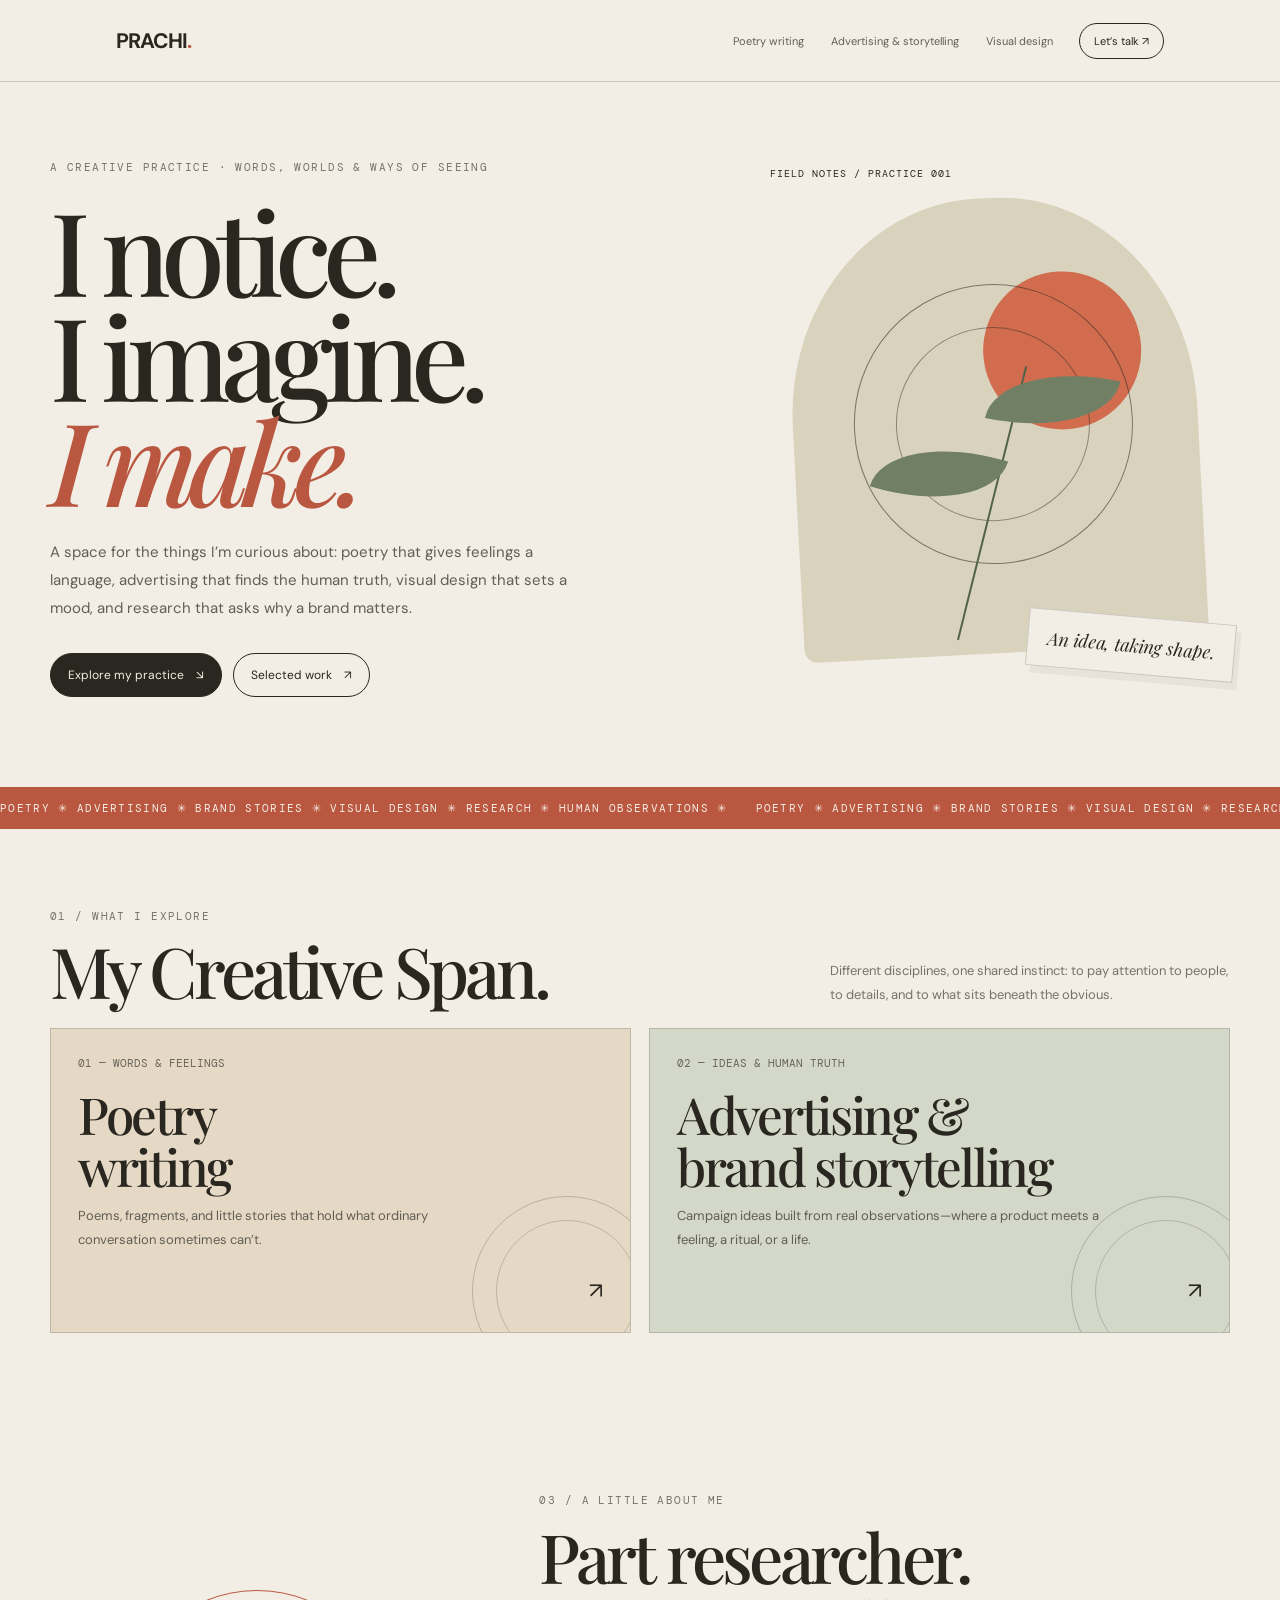
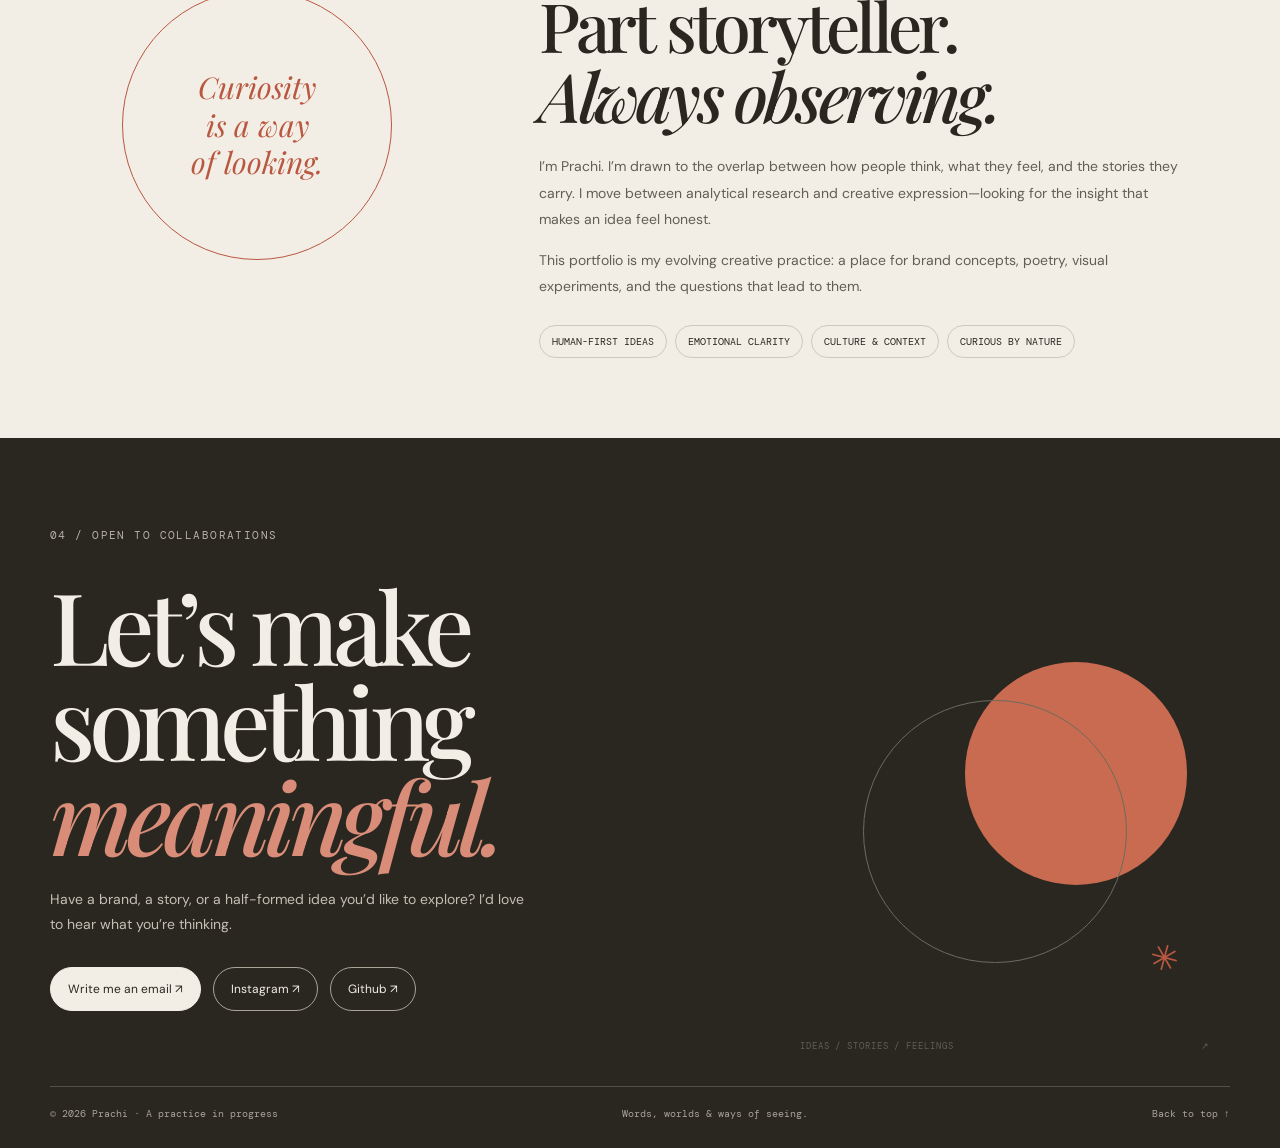
<file: index.html>
<!-- from pathlib import Path

html = r''' -->
<!DOCTYPE html>
<html lang="en">

<head>
  <meta charset="UTF-8">
  <meta name="viewport" content="width=device-width, initial-scale=1.0">
  <meta name="theme-color" content="#f3eee5">
  <meta name="description"
    content="Prachi's creative practice across poetry, advertising, brand storytelling, visual design and brand communication research.">
  <link rel="stylesheet" href="./index.css">
  <title>Prachi — Words, Worlds & Ways of Seeing</title>
  <link rel="preconnect" href="https://fonts.googleapis.com">
  <link rel="preconnect" href="https://fonts.gstatic.com" crossorigin>
  <link
    href="https://fonts.googleapis.com/css2?family=DM+Mono:wght@400;500&family=DM+Sans:wght@400;500;600;700&family=Playfair+Display:ital,wght@0,500;0,600;0,700;1,500;1,600&display=swap"
    rel="stylesheet">
</head>

<body>
  <header class="nav">
    <div class="wrap nav-inner">
      <a class="logo" href="#home">PRACHI<b>.</b></a>
      <nav class="navlinks" aria-label="Main navigation">
        <a href="./poetry.html">Poetry writing</a>
        <a href="./advertising.html">Advertising & storytelling</a>
        <a href="./design.html">Visual design</a>
        <a class="contact-link" href="#contact">Let’s talk ↗</a>
      </nav>
    </div>
  </header>

  <main id="home">
    <section class="wrap hero">
      <div>
        <div class="eyebrow">A creative practice · Words, worlds & ways of seeing</div>
        <h1>I notice.<br>I imagine.<br><em>I make.</em></h1>
        <p class="hero-copy">A space for the things I’m curious about: poetry that gives feelings a language,
          advertising that finds the human truth, visual design that sets a mood, and research that asks why a brand
          matters.</p>
        <div class="hero-actions"><a class="button dark" href="#disciplines">Explore my practice <span>↘</span></a><a
            class="button" href="#selected-work">Selected work <span>↗</span></a></div>
      </div>
      <div class="hero-art" aria-label="Abstract botanical artwork in warm colors">
        <div class="art-mark">FIELD NOTES / PRACTICE 001</div>
        <div class="art-base">
          <div class="art-sun"></div>
          <div class="art-ring"></div>
          <div class="art-stem"></div>
          <div class="art-leaf a"></div>
          <div class="art-leaf b"></div>
        </div>
        <div class="art-note">An idea, taking shape.</div>
      </div>
    </section>

    <div class="marquee" aria-hidden="true">
      <div class="marquee-track"><span>Poetry ✳ Advertising ✳ Brand stories ✳ Visual design ✳ Research ✳ Human
          observations ✳</span><span>Poetry ✳ Advertising ✳ Brand stories ✳ Visual design ✳ Research ✳ Human
          observations ✳</span></div>
    </div>

    <section class="content wrap" id="disciplines">
      <div class="section-head reveal">
        <div>
          <div class="eyebrow">01 / What I explore</div>
          <h2>My Creative Span.</h2>
        </div>
        <p>Different disciplines, one shared instinct: to pay attention to people, to details, and to what sits beneath
          the obvious.</p>
      </div>
      <div class="discipline-grid">
        <a class="discipline reveal" id="poetry" href="./poetry.html"><span class="num">01 — WORDS & FEELINGS</span>
          <div>
            <h3>Poetry<br>writing</h3>
            <p>Poems, fragments, and little stories that hold what ordinary conversation sometimes can’t.</p>
          </div><span class="link">↗</span>
          <div class="decor"></div>
        </a>
        <a class="discipline reveal" id="advertising" href="./advertising.html"><span class="num">02 — IDEAS & HUMAN
            TRUTH</span>
          <div>
            <h3>Advertising &<br>brand storytelling</h3>
            <p>Campaign ideas built from real observations—where a product meets a feeling, a ritual, or a life.</p>
          </div><span class="link">↗</span>
          <div class="decor"></div>
        </a>
      </div>
    </section>

    <section class="content wrap" id="about">
      <div class="about-grid">
        <div class="seal reveal"><span>Curiosity<br>is a way<br>of <i>looking.</i></span></div>
        <div class="about-copy reveal">
          <div class="eyebrow">03 / A little about me</div>
          <h2>Part researcher.<br>Part storyteller.<br><em>Always observing.</em></h2>
          <p>I’m Prachi. I’m drawn to the overlap between how people think, what they feel, and the stories they carry.
            I move between analytical research and creative expression—looking for the insight that makes an idea feel
            honest.</p>
          <p>This portfolio is my evolving creative practice: a place for brand concepts, poetry, visual experiments,
            and the questions that lead to them.</p>
          <div class="pill-list"><span>Human-first ideas</span><span>Emotional clarity</span><span>Culture &
              context</span><span>Curious by nature</span></div>
        </div>
      </div>
    </section>


  <section class="contact" id="contact">
      <div class="wrap">

          <div class="eyebrow">04 / Open to collaborations</div>

          <div class="contact-grid">

              <!-- LEFT: TEXT -->
              <div class="contact-main">
                  <h2>
                      Let’s make<br>
                      something <em>meaningful.</em>
                  </h2>

                  <p>
                      Have a brand, a story, or a half-formed idea
                      you’d like to explore? I’d love to hear what
                      you’re thinking.
                  </p>

                  <div class="contact-actions">
                      <a class="button dark" href="mailto:prachi673@gmail.com">
                          Write me an email ↗
                      </a>

                      <a class="button" href="https://www.instagram.com/prachikushwahap/?hl=en">
                          Instagram ↗
                      </a>

                      <a class="button" href="https://github.com/Prachi-kushwaha">
                          Github ↗
                      </a>
                  </div>
              </div>

              <!-- RIGHT: ABSTRACT DESIGN -->
              <div class="contact-art">
                  <!-- <div class="art-topline">
                      <span>PRACHI / CREATIVE STUDIO</span>
                      <span>04—24</span>
                  </div> -->

                  <div class="art-composition">
                      <div class="shape shape-circle"></div>
                      <!-- <div class="shape shape-square"></div> -->
                      <div class="shape shape-ring"></div>
                      <!-- <div class="shape shape-oval"></div> -->

                      <!-- <div class="art-type">
                          <span>THOUGHTS</span>
                          <h3>into<br><em>things.</em></h3>
                      </div> -->

                      <div class="art-star">✳</div>
                      <div class="art-small-circle"></div>
                  </div>

                  <div class="art-bottomline">
                      <span>IDEAS / STORIES / FEELINGS</span>
                      <span>↗</span>
                  </div>
              </div>

          </div>

          <footer>
              <span>© <span id="year">2026</span> Prachi · A practice in progress</span>
              <span>Words, worlds & ways of seeing.</span>
              <a href="#home">Back to top ↑</a>
          </footer>

      </div>
  </section>


  </main>
  <script>
    document.getElementById("year").textContent = new Date().getFullYear();
    const observer = new IntersectionObserver(entries => {
      entries.forEach(entry => {
        if (entry.isIntersecting) {
          entry.target.classList.add("visible");
          observer.unobserve(entry.target);
        }
      });
    }, { threshold: .12 });
    document.querySelectorAll(".reveal").forEach(el => observer.observe(el));
  </script>
</body>

</html>
<!-- '''
path = Path("/mnt/data/creative_homepage.html")
path.write_text(html, encoding="utf-8")
print(f"Created {path} ({path.stat().st_size:,} bytes)") -->
</file>
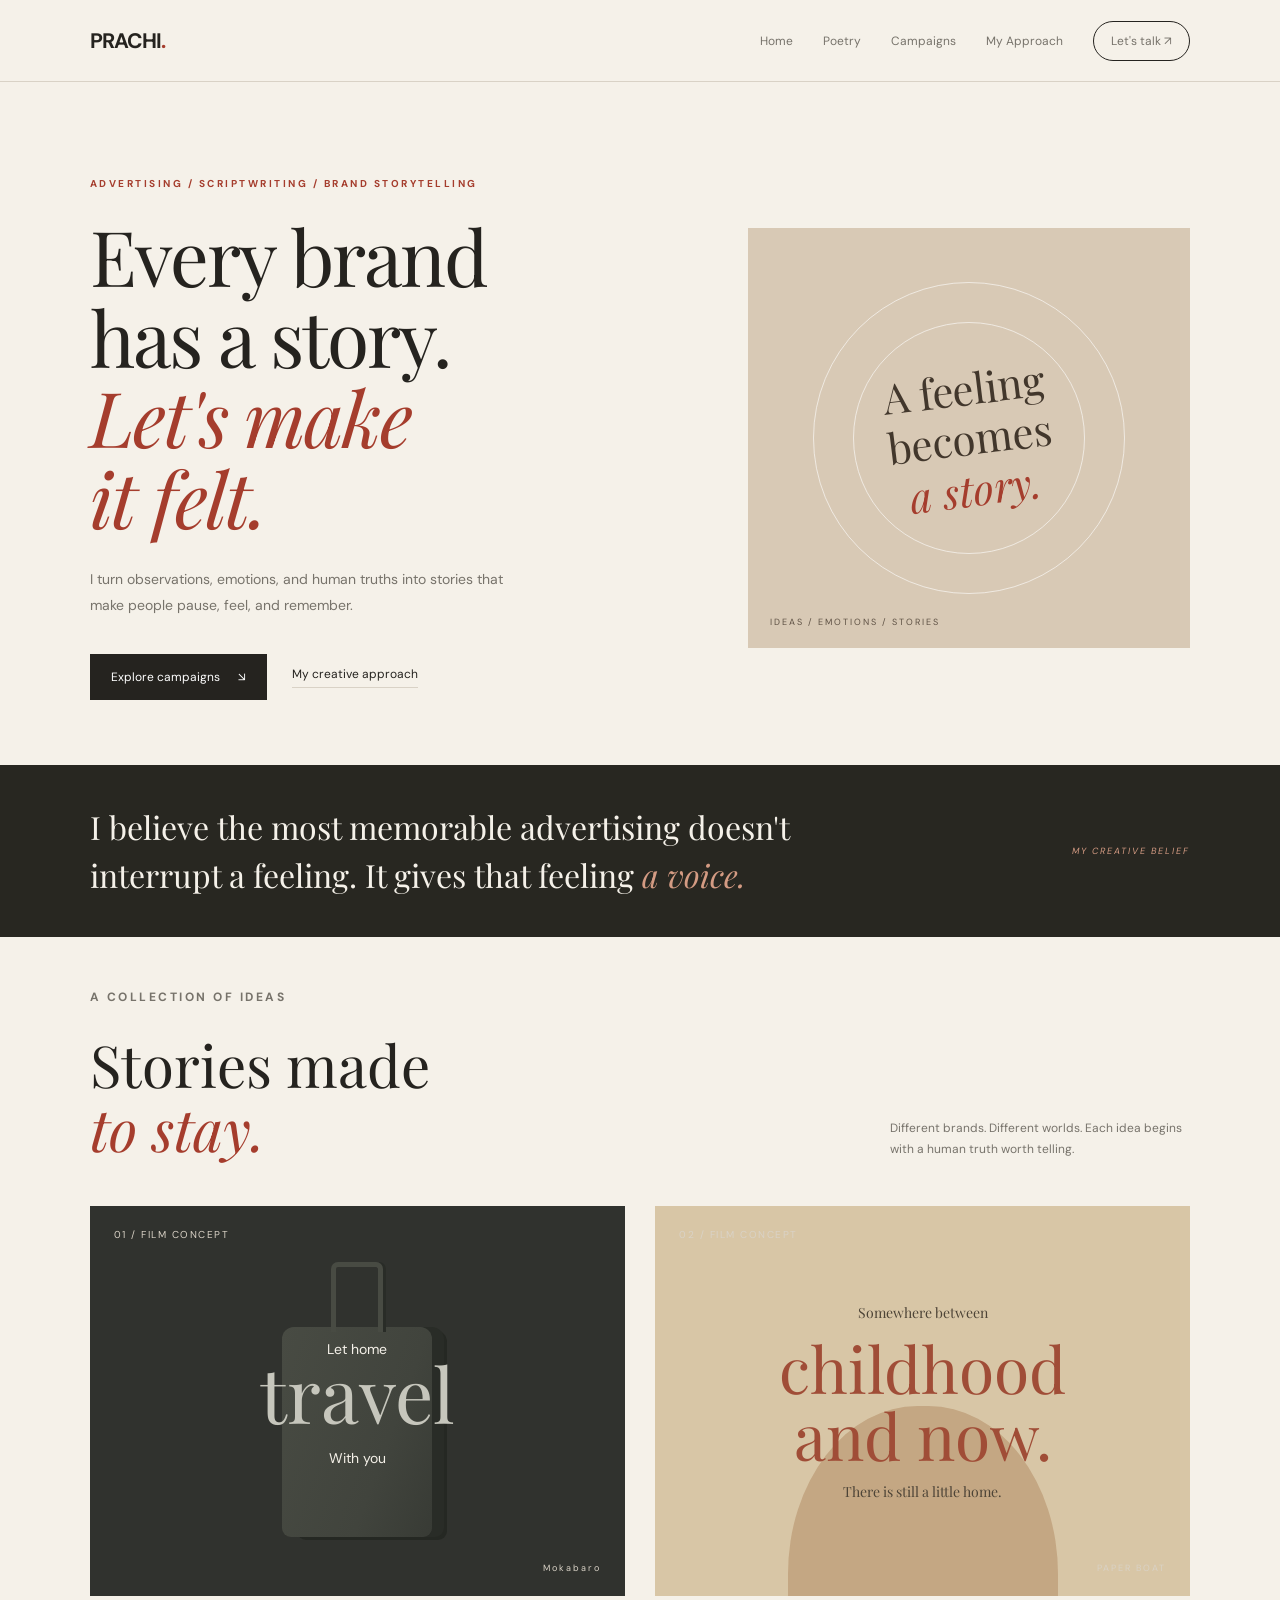
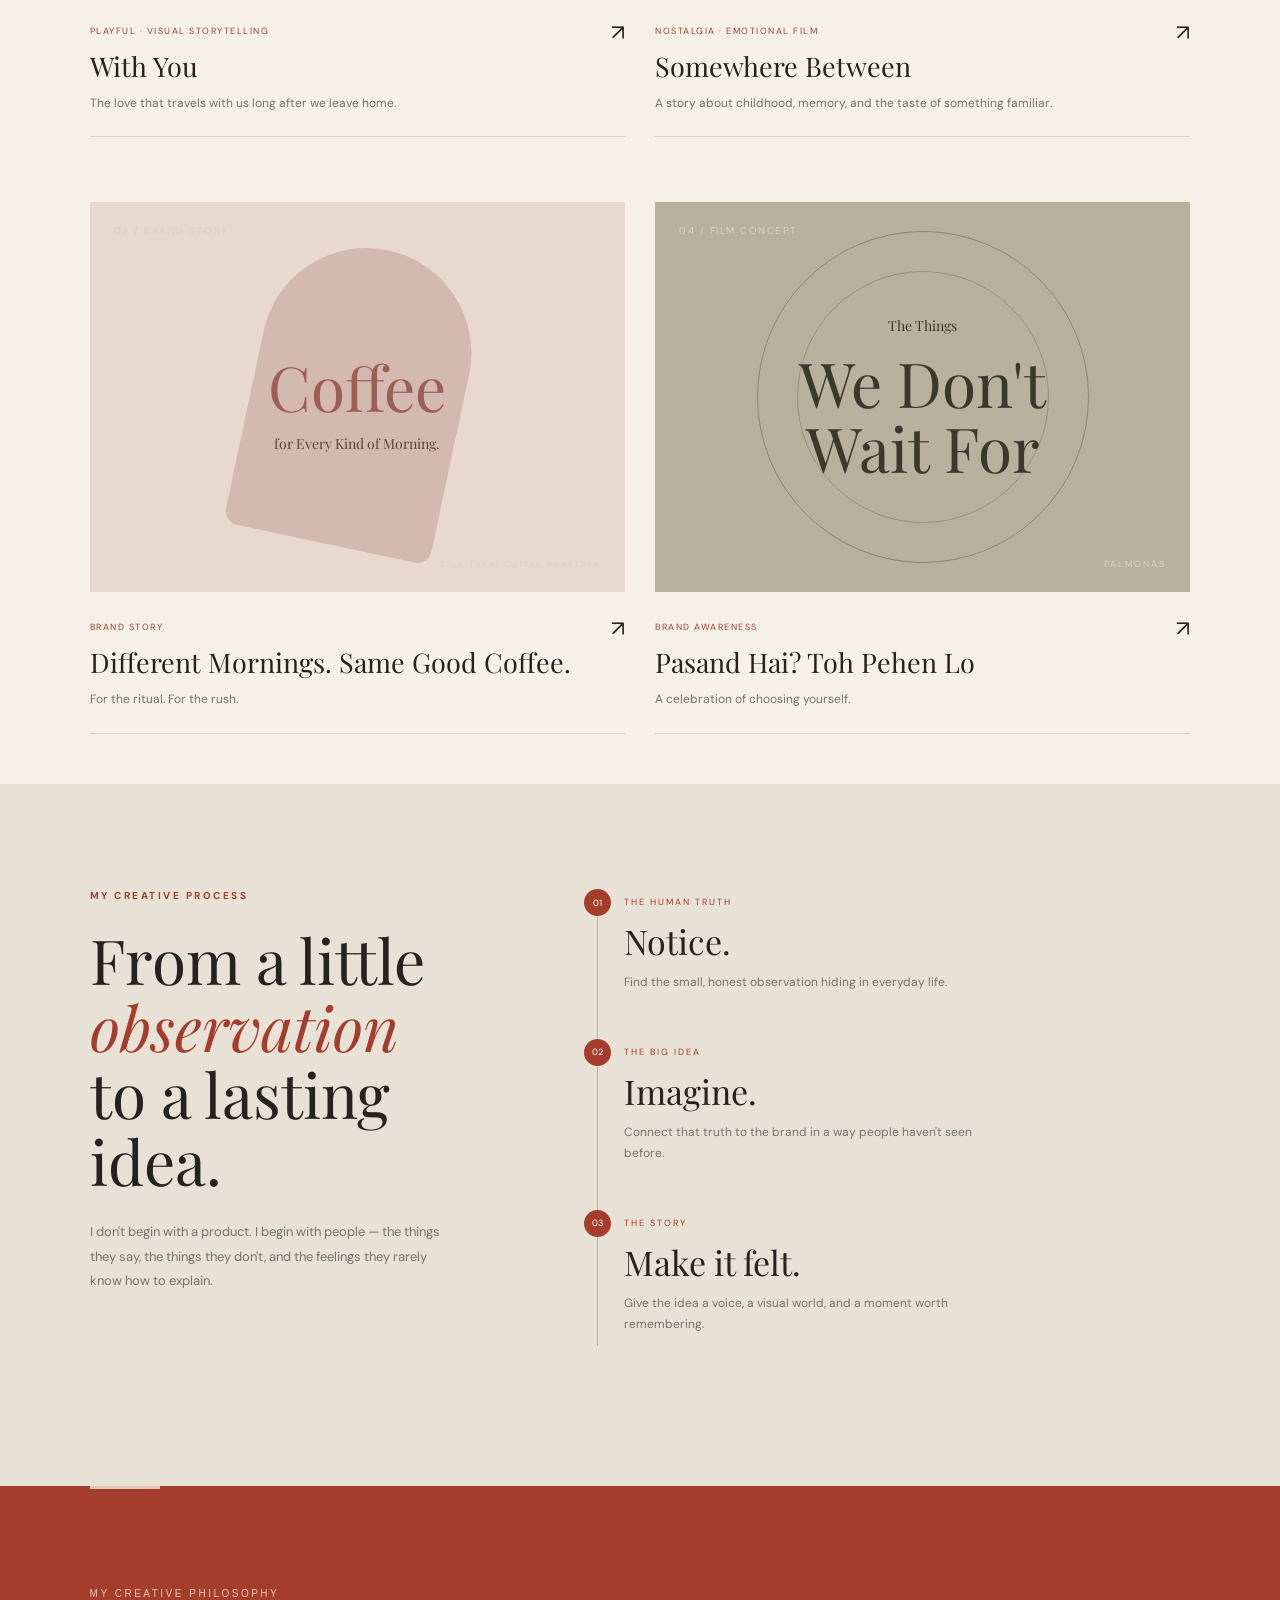
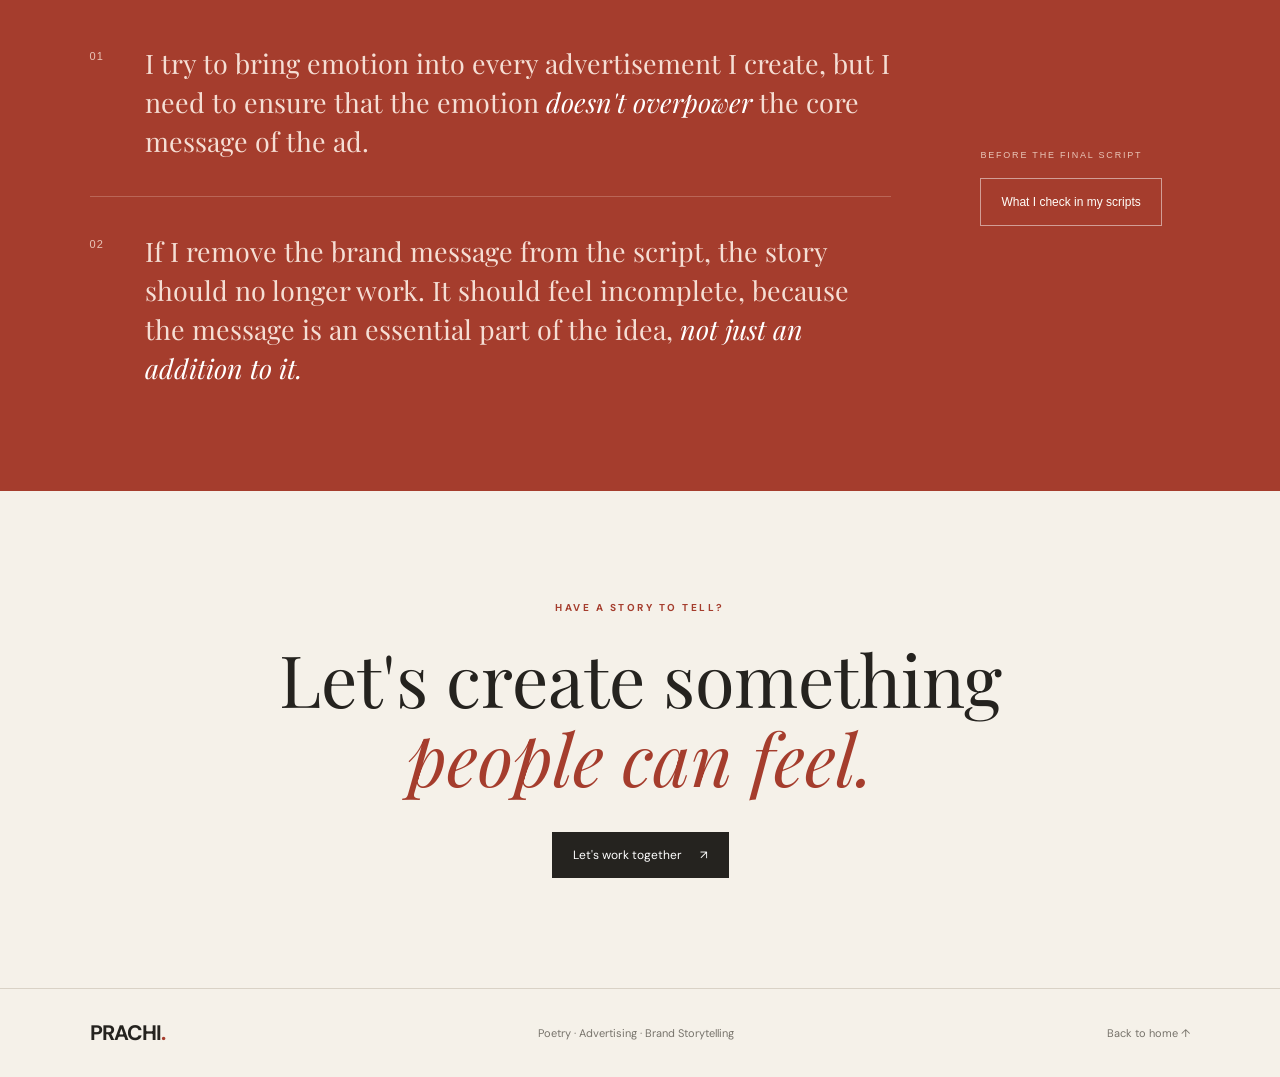
<file: advertising.html>
<!DOCTYPE html>
<html lang="en">
<head>
    <meta charset="UTF-8">
    <meta name="viewport" content="width=device-width, initial-scale=1.0">

    <title>Advertising & Brand Storytelling | Prachi</title>

    <link rel="stylesheet" href="./advertising.css">

    <link rel="preconnect" href="https://fonts.googleapis.com">
    <link rel="preconnect" href="https://fonts.gstatic.com" crossorigin>

    <link href="https://fonts.googleapis.com/css2?family=DM+Sans:wght@400;500;600;700&family=Playfair+Display:ital,wght@0,400;0,500;0,600;1,400;1,500&display=swap"
          rel="stylesheet">
</head>

<body>

    <!-- NAVIGATION -->

    <header class="navbar">
        <a href="index.html" class="logo">PRACHI<span>.</span></a>

        <nav class="nav-links">
            <a href="./index.html">Home</a>
            <a href="./poetry.html">Poetry</a>
            <a href="#campaigns">Campaigns</a>
            <a href="#approach">My Approach</a>
            <a href="#contact" class="nav-contact">Let's talk ↗</a>
        </nav>

    </header>

    <!-- HERO -->
    <section class="hero">

        <div class="hero-content">
            <p class="eyebrow">ADVERTISING / SCRIPTWRITING / BRAND STORYTELLING</p>

            <h1>
                Every brand<br>
                has a story.<br>
                <em>Let's make<br>it felt.</em>
            </h1>

            <p class="hero-description">
                I turn observations, emotions, and human truths into
                stories that make people pause, feel, and remember.
            </p>

            <div class="hero-actions">
                <a href="#campaigns" class="primary-button">
                    Explore campaigns <span>↘</span>
                </a>

                <a href="#approach" class="text-link">
                    My creative approach
                </a>
            </div>
        </div>

        <div class="hero-art">
            <div class="hero-art-text">
                A feeling<br>
                becomes<br>
                <em>a story.</em>
            </div>

            <span class="art-caption">
                IDEAS / EMOTIONS / STORIES
            </span>
        </div>

    </section>


    <!-- MANIFESTO -->
    <section class="manifesto">
        <p>
            I believe the most memorable advertising doesn't
            interrupt a feeling. It gives that feeling
            <span>a voice.</span>
        </p>

        <span class="manifesto-label">MY CREATIVE BELIEF</span>
    </section>


<!-- SELECTED CAMPAIGNS -->
    <section class="section campaigns" id="campaigns">

        <div class="section-heading">
            <div>
                <p class="eyebrow">A COLLECTION OF IDEAS</p>
                <h2>Stories made<br><em>to stay.</em></h2>
            </div>

            <p>
                Different brands. Different worlds.
                Each idea begins with a human truth worth telling.
            </p>
        </div>

        <div class="campaign-grid">

            <!-- CAMPAIGN 01: ADIDAS -->
            <a href="#" class="campaign-card" data-campaign="mokabaro">

                <div class="campaign-visual mokabaro-visual">
                    <span class="campaign-number">01 / FILM CONCEPT</span>

                    <div class="mokabaro-copy">
                        <span>Let home</span>
                        <h3>travel</h3>
                        <p>With you</p>
                    </div>

                    <span class="campaign-brand">Mokabaro</span>
                </div>

                <div class="campaign-info">
                    <div>
                        <span class="campaign-type">PLAYFUL · VISUAL STORYTELLING</span>
                        <h3>With You</h3>
                        <p>
                          The love that travels with us long after we leave home.
                        </p>
                    </div>

                    <span class="campaign-arrow">↗</span>
                </div>

            </a>


            <!-- CAMPAIGN 02: PAPER BOAT -->
            <a href="#" class="campaign-card" data-campaign="paperboat">

                <div class="campaign-visual paperboat-visual">
                    <span class="campaign-number">02 / FILM CONCEPT</span>

                    <div class="paperboat-copy">
                        <span>Somewhere between</span>
                        <h3>childhood<br>and now.</h3>
                        <span>There is still a little home.</span>
                    </div>

                    <span class="campaign-brand">PAPER BOAT</span>
                </div>

                <div class="campaign-info">
                    <div>
                        <span class="campaign-type">NOSTALGIA · EMOTIONAL FILM</span>
                        <h3>Somewhere Between</h3>
                        <p>
                            A story about childhood, memory,
                            and the taste of something familiar.
                        </p>
                    </div>

                    <span class="campaign-arrow">↗</span>
                </div>

            </a>


            <!-- CAMPAIGN 03: BEAUTY OF JOSEON -->
            <a href="#" class="campaign-card" data-campaign="coffee">

                <div class="campaign-visual coffee-visual">
                    <span class="campaign-number">03 / BRAND STORY</span>

                    <div class="coffee-copy">
                        <!-- <span>"Coffee for Every Kind of Morning.</span> -->
                        <h3>Coffee</h3>
                        <span>for Every Kind of Morning.</span>
                    </div>

                    <span class="campaign-brand">Blue Tokai Coffee Roasters</span>
                </div>

                <div class="campaign-info">
                    <div>
                        <span class="campaign-type">BRAND STORY</span>
                        <h3>Different Mornings. Same Good Coffee.</h3>
                        <p>
                            For the ritual. For the rush.
                        </p>
                    </div>

                    <span class="campaign-arrow">↗</span>
                </div>

            </a>


            <!-- CAMPAIGN 04: LIVING WITH ELAN -->
            <a href="#" class="campaign-card" data-campaign="palmonas">

                <div class="campaign-visual palmonas-visual">
                    <span class="campaign-number">04 / FILM CONCEPT</span>

                    <div class="palmonas-copy">
                        <span>The Things</span>
                        <h3>We Don't<br>Wait For</h3>
                    </div>

                    <span class="campaign-brand">PALMONAS</span>
                </div>

                <div class="campaign-info">
                    <div>
                        <span class="campaign-type">BRAND AWARENESS</span>
                        <h3>Pasand Hai? Toh Pehen Lo</h3>
                        <p>
                            A celebration of choosing yourself.
                        </p>
                    </div>

                    <span class="campaign-arrow">↗</span>
                </div>

            </a>

        </div>
    </section>

<!-- CREATIVE PROCESS -->
    <section class="creative-process" id="approach">

        <div class="process-intro">
            <p class="eyebrow">MY CREATIVE PROCESS</p>

            <h2>
                From a little<br>
                <em>observation</em><br>
                to a lasting idea.
            </h2>

            <p class="process-description">
                I don't begin with a product.
                I begin with people — the things they say,
                the things they don't, and the feelings
                they rarely know how to explain.
            </p>
        </div>

        <div class="process-timeline">

            <div class="process-step">
                <span class="step-number">01</span>

                <div class="step-content">
                    <span class="step-label">THE HUMAN TRUTH</span>
                    <h3>Notice.</h3>
                    <p>
                        Find the small, honest observation
                        hiding in everyday life.
                    </p>
                </div>
            </div>

            <div class="process-step">
                <span class="step-number">02</span>

                <div class="step-content">
                    <span class="step-label">THE BIG IDEA</span>
                    <h3>Imagine.</h3>
                    <p>
                        Connect that truth to the brand
                        in a way people haven't seen before.
                    </p>
                </div>
            </div>

            <div class="process-step">
                <span class="step-number">03</span>

                <div class="step-content">
                    <span class="step-label">THE STORY</span>
                    <h3>Make it felt.</h3>
                    <p>
                        Give the idea a voice, a visual world,
                        and a moment worth remembering.
                    </p>
                </div>
            </div>

        </div>

    </section>

    <!-- POETRY CONNECTION -->

    <section class="poetry-bridge">

        <div class="bridge-content">

            <p class="bridge-eyebrow">MY CREATIVE PHILOSOPHY</p>

            <div class="bridge-thought">
                <span class="thought-number">01</span>
                <h2>
                    I try to bring emotion into every advertisement I create,
                    but I need to ensure that the emotion
                    <em>doesn't overpower</em> the core message of the ad.
                </h2>
            </div>

            <div class="bridge-thought second">
                <span class="thought-number">02</span>
                <h2>
                    If I remove the brand message from the script,
                    the story should no longer work.
                    It should feel incomplete, because the message
                    is an essential part of the idea,
                    <em>not just an addition to it.</em>
                </h2>
            </div>

        </div>

        <div class="bridge-cta">
            <span class="cta-label">BEFORE THE FINAL SCRIPT</span>

            <a href="#" class="light-button">
                What I check in my scripts
            </a>
        </div>

    </section>


    <!-- CONTACT -->
    <section class="contact-section" id="contact">

        <p class="eyebrow">HAVE A STORY TO TELL?</p>

        <h2>
            Let's create something<br>
            <em>people can feel.</em>
        </h2>

        <a href="mailto:prachiku673@gmail.com" class="primary-button">
            Let's work together <span>↗</span>
        </a>

    </section>


    <!-- FOOTER -->
    <footer class="footer">

        <a href="index.html" class="logo">PRACHI<span>.</span></a>

        <p>Poetry · Advertising · Brand Storytelling</p>

        <a href="index.html">Back to home ↑</a>

    </footer>

    <!-- CAMPAIGN OVERLAY -->
    <div class="campaign-overlay" id="campaignOverlay">

        <button class="campaign-close" id="campaignClose">
            &times;
        </button>
        <div class="campaign-content" id="campaignContent">
            <!-- Dynamic campaign content appears here -->
        </div>

    </div>


    </div>

    <script src="./advertising.js"></script>

</body>
</html>
</file>
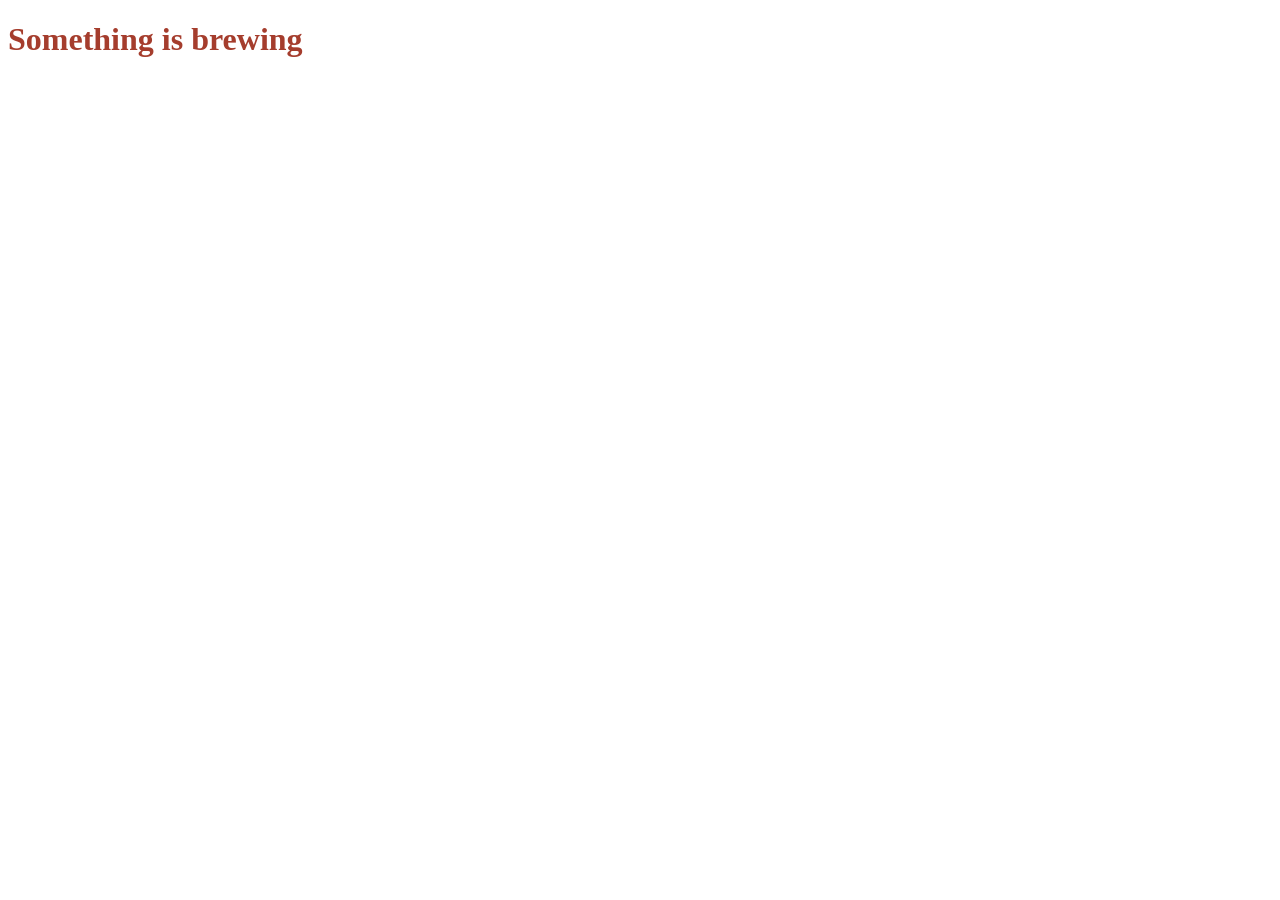
<file: design.html>
<!DOCTYPE html>
<html lang="en">
<head>
    <meta charset="UTF-8">
    <meta name="viewport" content="width=device-width, initial-scale=1.0">
    <link rel="stylesheet" href="design.css">
    <title>Document</title>
</head>
<body>
    <h1>Something is brewing</h1>
</body>
</html>
</file>
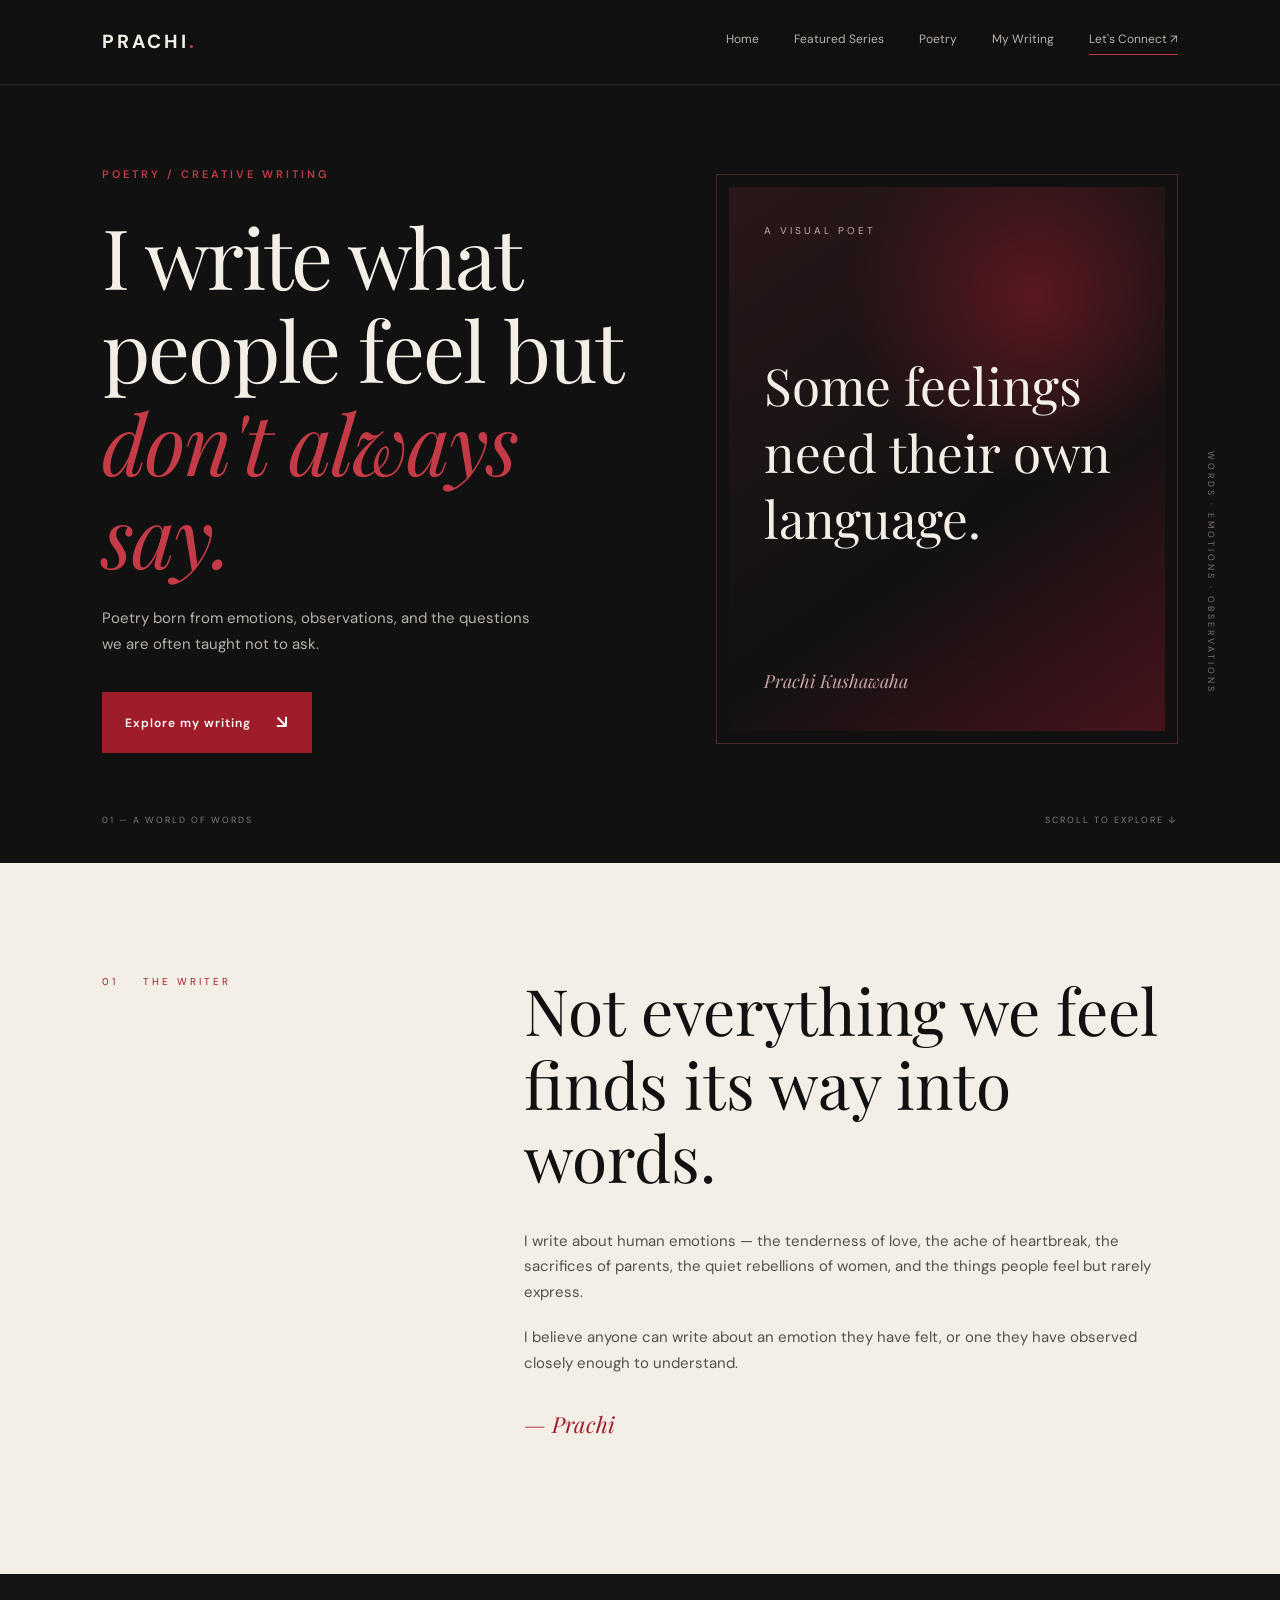
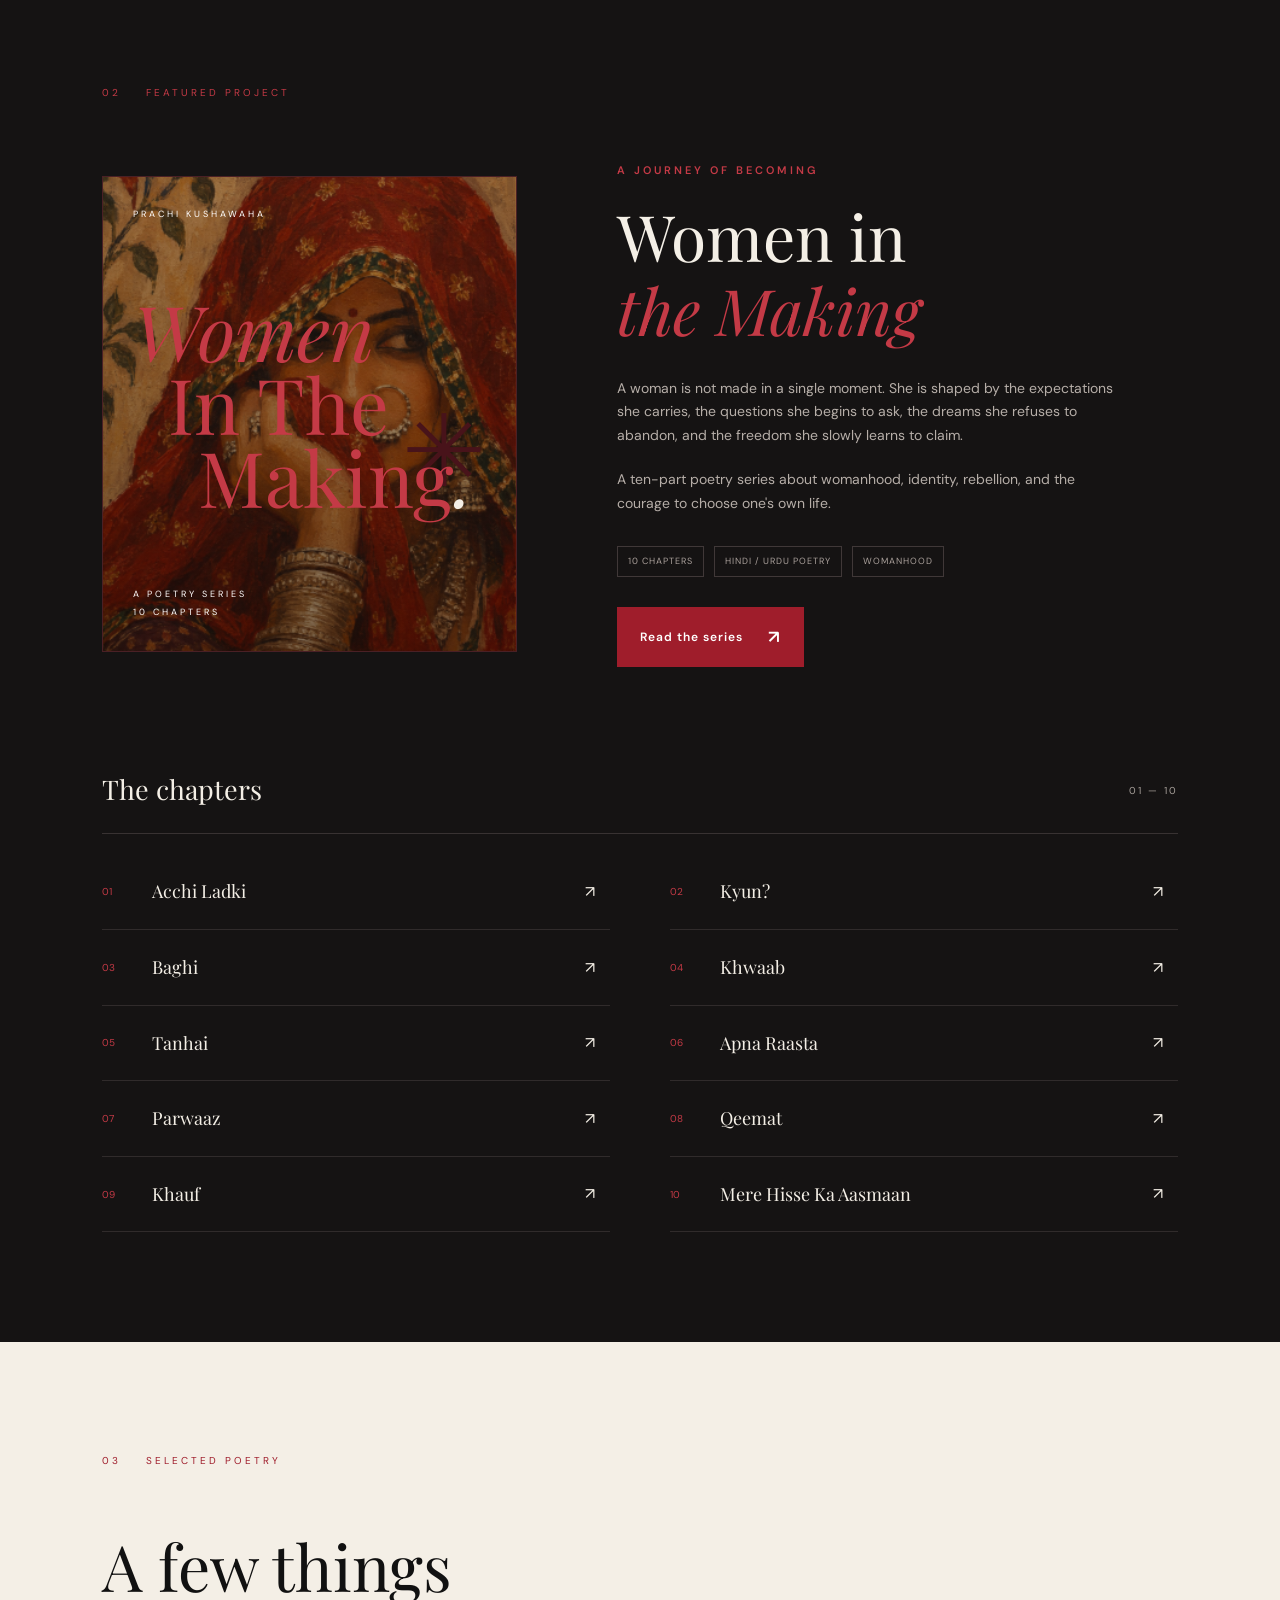
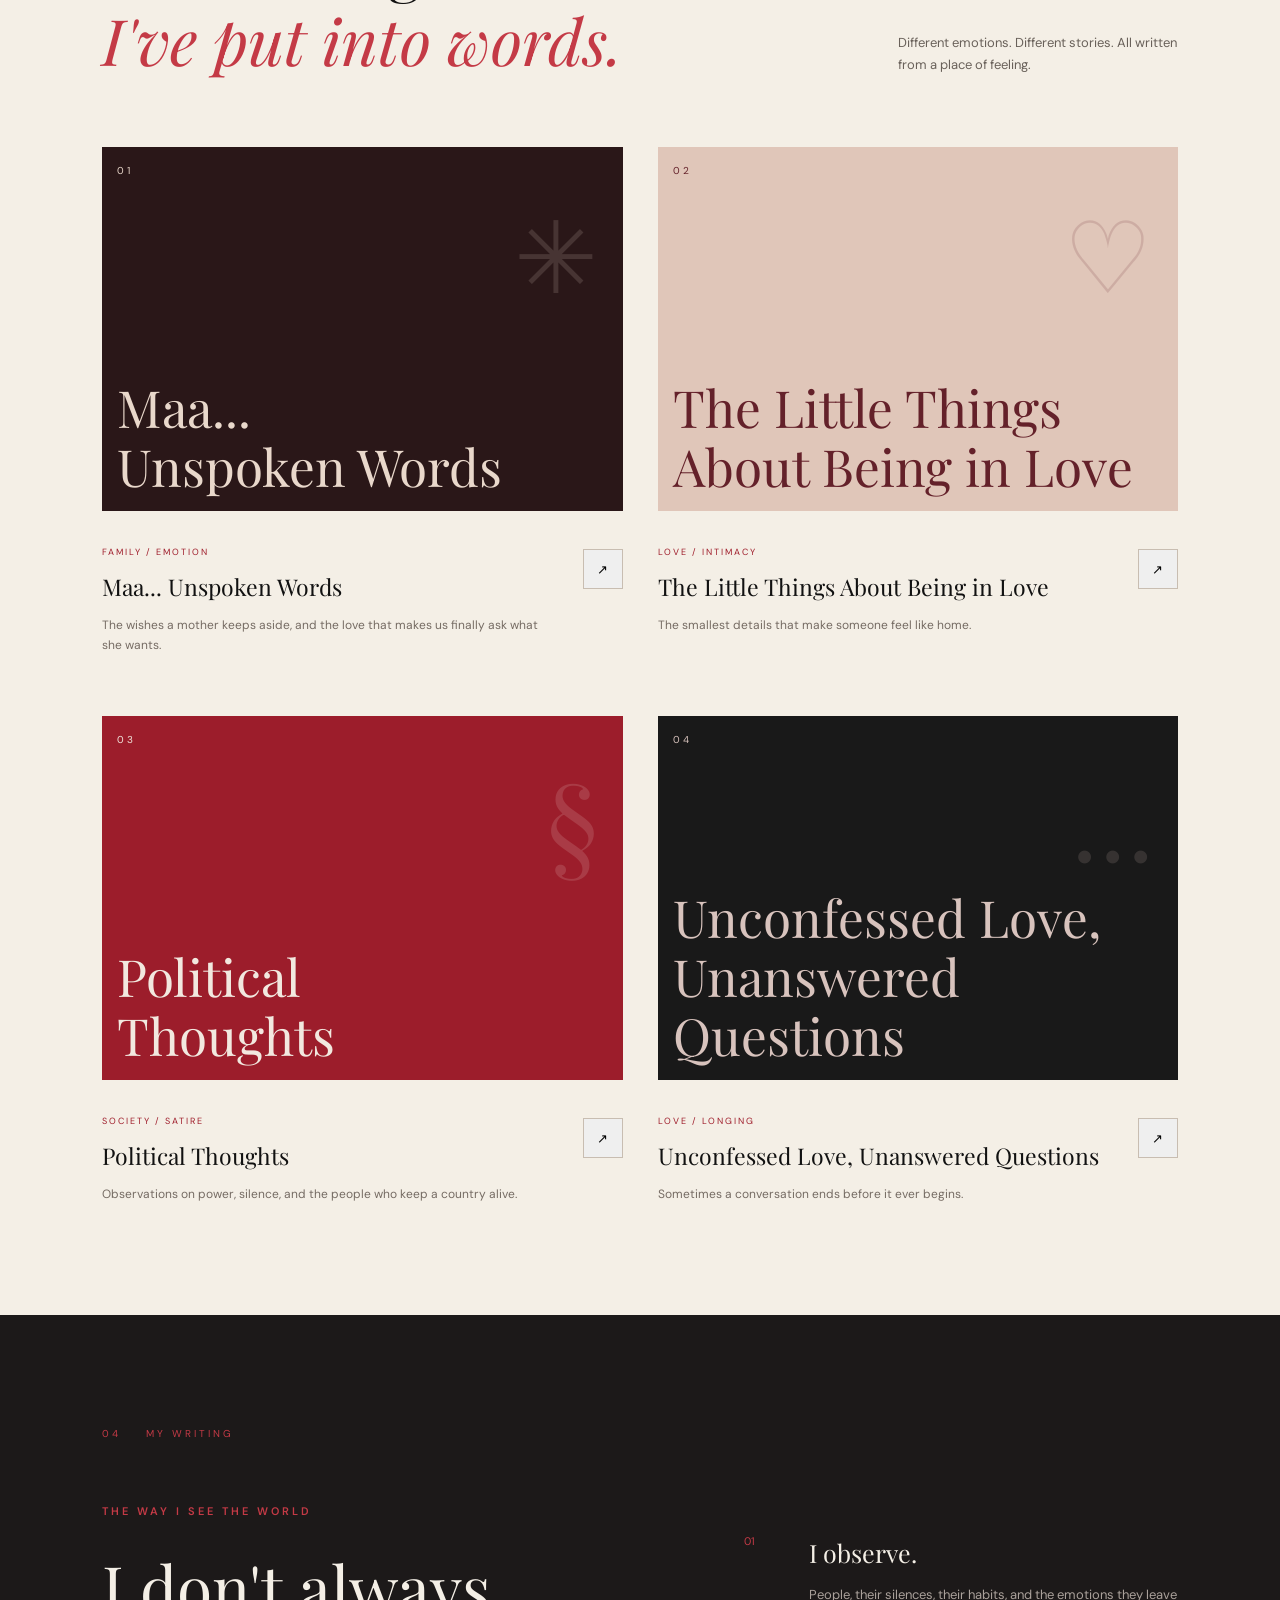
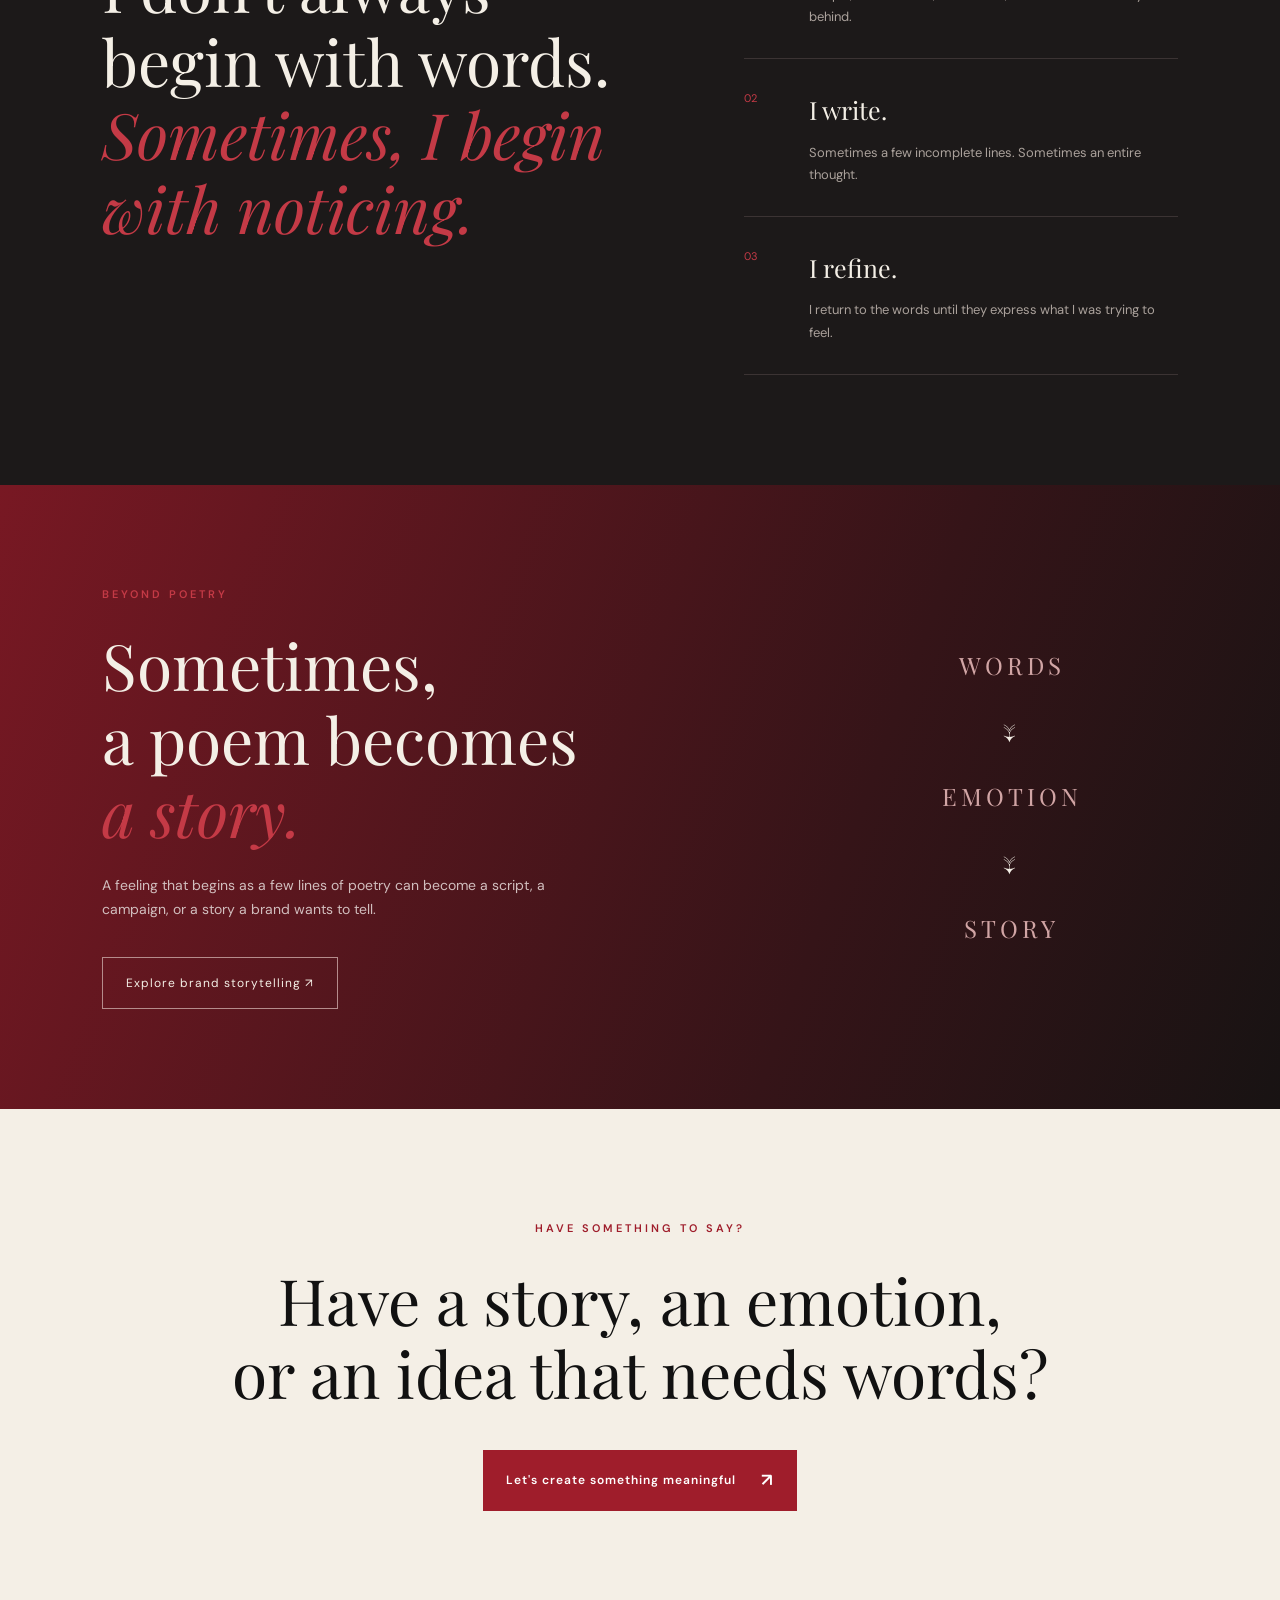
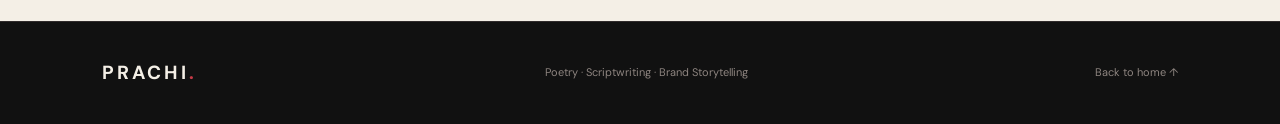
<file: poetry.html>
<!DOCTYPE html>
<html lang="en">

<head>
    <meta charset="UTF-8">
    <meta name="viewport" content="width=device-width, initial-scale=1.0">

    <title>Poetry | Prachi Kushawaha</title>

    <link rel="stylesheet" href="poetry.css">

    <!-- Editorial typography -->
    <link rel="preconnect" href="https://fonts.googleapis.com">
    <link rel="preconnect" href="https://fonts.gstatic.com" crossorigin>

    <link
        href="https://fonts.googleapis.com/css2?family=DM+Sans:wght@400;500;600;700&family=Playfair+Display:ital,wght@0,400;0,500;0,600;1,400;1,500&display=swap"
        rel="stylesheet">
</head>

<body>

    <!-- NAVIGATION -->
    <header class="navbar">
        <a href="index.html" class="logo">PRACHI<span>.</span></a>

        <nav>
            <a href="index.html">Home</a>
            <a href="#featured">Featured Series</a>
            <a href="#poems">Poetry</a>
            <a href="#process">My Writing</a>
            <a href="#contact" class="nav-contact">Let's Connect ↗</a>
        </nav>
    </header>


    <!-- HERO SECTION -->
    <section class="hero">

        <div class="hero-content">

            <p class="eyebrow">
                POETRY / CREATIVE WRITING
            </p>

            <h1>
                I write what<br>
                people feel but<br>
                <span>don't always say.</span>
            </h1>

            <p class="hero-description">
                Poetry born from emotions, observations, and the
                questions we are often taught not to ask.
            </p>

            <a href="#featured" class="primary-button">
                Explore my writing <span>↘</span>
            </a>

        </div>

        <div class="hero-visual">

            <div class="hero-image-frame">
                <div class="hero-image-placeholder">
                    <span class="visual-label">A VISUAL POET</span>

                    <span class="hero-quote">
                        Some feelings<br>
                        need their own<br>
                        language.
                    </span>

                    <span class="hero-signature">
                        Prachi Kushawaha
                    </span>
                </div>
            </div>

            <div class="hero-side-note">
                WORDS · EMOTIONS · OBSERVATIONS
            </div>

        </div>

        <div class="hero-bottom">
            <span>01 — A WORLD OF WORDS</span>
            <span>SCROLL TO EXPLORE ↓</span>
        </div>

    </section>


    <!-- ABOUT MY WRITING -->
    <section class="intro section-padding">

        <div class="section-label">
            <span>01</span>
            <span>THE WRITER</span>
        </div>

        <div class="intro-content">

            <h2>
                Not everything we feel<br>
                finds its way into words.
            </h2>

            <p>
                I write about human emotions — the tenderness of love,
                the ache of heartbreak, the sacrifices of parents,
                the quiet rebellions of women, and the things people
                feel but rarely express.
            </p>

            <p>
                I believe anyone can write about an emotion they have
                felt, or one they have observed closely enough to
                understand.
            </p>

            <p class="intro-signature">
                — Prachi
            </p>

        </div>

    </section>


    <!-- FEATURED SERIES -->
    <section class="featured-series section-padding" id="featured">

        <div class="section-label">
            <span>02</span>
            <span>FEATURED PROJECT</span>
        </div>

        <div class="series-layout">

            <div class="series-cover">

                <div class="cover-top">
                    PRACHI KUSHAWAHA
                </div>

                <div class="cover-title">
                    <span>Women</span>
                    <span>In The</span>
                    <span>Making<span class="red-dot">.</span></span>
                </div>

                <div class="cover-bottom">
                    A POETRY SERIES<br>
                    10 CHAPTERS
                </div>

                <div class="cover-decoration">
                    ✳
                </div>

            </div>


            <div class="series-details">

                <p class="eyebrow">
                    A JOURNEY OF BECOMING
                </p>

                <h2>
                    Women in<br>
                    <em>the Making</em>
                </h2>

                <p class="series-description">
                    A woman is not made in a single moment.

                    She is shaped by the expectations she carries,
                    the questions she begins to ask, the dreams she
                    refuses to abandon, and the freedom she slowly
                    learns to claim.
                </p>

                <p class="series-description">
                    A ten-part poetry series about womanhood,
                    identity, rebellion, and the courage to choose
                    one's own life.
                </p>

                <div class="series-meta">
                    <span>10 CHAPTERS</span>
                    <span>HINDI / URDU POETRY</span>
                    <span>WOMANHOOD</span>
                </div>

                <a href="#chapters" class="primary-button">
                    Read the series <span>↗</span>
                </a>

            </div>

        </div>


        <!-- SERIES CHAPTERS -->
        <div class="chapters" id="chapters">

            <div class="chapter-heading">
                <h3>The chapters</h3>
                <span>01 — 10</span>
            </div>

            <div class="chapter-grid">

                <a href="#chapter-1" class="chapter-link" data-title="Acchi Ladki" data-chapter="01">
                    <span>01</span>
                    <h4>Acchi Ladki</h4>
                    <span class="chapter-arrow">↗</span>
                </a>

                <a href="#chapter-2" class="chapter-link" data-title="Kyun?" data-chapter="02">
                    <span>02</span>
                    <h4>Kyun?</h4>
                    <span class="chapter-arrow">↗</span>
                </a>

                <a href="#chapter-3" class="chapter-link" data-title="Bigdi Ladki" data-chapter="03">
                    <span>03</span>
                    <h4>Baghi</h4>
                    <span class="chapter-arrow">↗</span>
                </a>

                <a href="#chapter-4" class="chapter-link" data-title="Khwaab" data-chapter="04">
                    <span>04</span>
                    <h4>Khwaab</h4>
                    <span class="chapter-arrow">↗</span>
                </a>

                <a href="#chapter-5" class="chapter-link" data-title="Tanhai" data-chapter="05">
                    <span>05</span>
                    <h4>Tanhai</h4>
                    <span class="chapter-arrow">↗</span>
                </a>

                <a href="#chapter-6" class="chapter-link" data-title="Apna Raasta" data-chapter="06">
                    <span>06</span>
                    <h4>Apna Raasta</h4>
                    <span class="chapter-arrow">↗</span>
                </a>

                <a href="#chapter-7" class="chapter-link" data-title="Parwaaz" data-chapter="07">
                    <span>07</span>
                    <h4>Parwaaz</h4>
                    <span class="chapter-arrow">↗</span>
                </a>

                <a href="#chapter-8" class="chapter-link" data-title="Qeemat" data-chapter="08">
                    <span>08</span>
                    <h4>Qeemat</h4>
                    <span class="chapter-arrow">↗</span>
                </a>

                <a href="#chapter-9" class="chapter-link" data-title="Khauf" data-chapter="09">
                    <span>09</span>
                    <h4>Khauf</h4>
                    <span class="chapter-arrow">↗</span>
                </a>

                <a href="#chapter-10" class="chapter-link" data-title="Mere Hisse Ka Aasmaan" data-chapter="10">
                    <span>10</span>
                    <h4>Mere Hisse Ka Aasmaan</h4>
                    <span class="chapter-arrow">↗</span>
                </a>

            </div>

        </div>

    </section>


    <!-- SELECTED POETRY -->
    <section class="poetry-section section-padding" id="poems">

        <div class="section-label">
            <span>03</span>
            <span>SELECTED POETRY</span>
        </div>

        <div class="section-heading">

            <h2>
                A few things<br>
                <em>I've put into words.</em>
            </h2>

            <p>
                Different emotions. Different stories.
                All written from a place of feeling.
            </p>

        </div>


        <div class="poetry-grid">

            <!-- POEM 1 -->
            <article class="poem-card poem-card-large" data-title="Maa... Unspoken Words">

                <div class="poem-art poem-art-mother">
                    <span class="art-number">01</span>
                    <span class="art-title">
                        Maa...<br>
                        Unspoken Words
                    </span>
                    <span class="art-symbol">✳</span>
                </div>

                <div class="poem-info">
                    <div>
                        <span class="poem-category">FAMILY / EMOTION</span>
                        <h3>Maa... Unspoken Words</h3>
                    </div>

                    <button type="button" class="poem-link" aria-label="Read poem">↗</button>
                </div>

                <p class="poem-description">
                    The wishes a mother keeps aside, and the love
                    that makes us finally ask what she wants.
                </p>

            </article>


            <!-- POEM 2 -->
            <article class="poem-card" data-title="The Little Things About Being in Love">

                <div class="poem-art poem-art-love">
                    <span class="art-number">02</span>
                    <span class="art-title">
                        The Little Things<br>
                        About Being in Love
                    </span>
                    <span class="art-symbol">♡</span>
                </div>

                <div class="poem-info">
                    <div>
                        <span class="poem-category">LOVE / INTIMACY</span>
                        <h3>The Little Things About Being in Love</h3>
                    </div>

                    <button type="button" class="poem-link" aria-label="Read poem">↗</button>
                </div>

                <p class="poem-description">
                    The smallest details that make someone
                    feel like home.
                </p>

            </article>


            <!-- POEM 3 -->
            <article class="poem-card" data-title="Political Thoughts">

                <div class="poem-art poem-art-political">
                    <span class="art-number">03</span>
                    <span class="art-title">
                        Political<br>
                        Thoughts
                    </span>
                    <span class="art-symbol">§</span>
                </div>

                <div class="poem-info">
                    <div>
                        <span class="poem-category">SOCIETY / SATIRE</span>
                        <h3>Political Thoughts</h3>
                    </div>

                    <button type="button" class="poem-link" aria-label="Read poem">↗</button>
                </div>

                <p class="poem-description">
                    Observations on power, silence, and the
                    people who keep a country alive.
                </p>

            </article>


            <!-- POEM 4 -->
            <article class="poem-card" data-title="Unconfessed Love, Unanswered Questions">

                <div class="poem-art poem-art-heartbreak">
                    <span class="art-number">04</span>
                    <span class="art-title">
                        Unconfessed Love,<br>
                        Unanswered Questions
                    </span>
                    <span class="art-symbol">…</span>
                </div>

                <div class="poem-info">
                    <div>
                        <span class="poem-category">LOVE / LONGING</span>
                        <h3>Unconfessed Love, Unanswered Questions</h3>
                    </div>

                    <button type="button" class="poem-link" aria-label="Read poem">↗</button>
                </div>

                <p class="poem-description">
                    Sometimes a conversation ends before
                    it ever begins.
                </p>

            </article>

        </div>

    </section>


    <!-- WRITING STYLE -->
    <section class="writing-style section-padding" id="process">

        <div class="section-label">
            <span>04</span>
            <span>MY WRITING</span>
        </div>

        <div class="writing-style-layout">

            <div class="writing-style-heading">

                <p class="eyebrow">
                    THE WAY I SEE THE WORLD
                </p>

                <h2>
                    I don't always<br>
                    begin with words.<br>
                    <em>Sometimes, I begin<br>
                        with noticing.</em>
                </h2>

            </div>

            <div class="writing-process">

                <div class="process-item">
                    <span class="process-number">01</span>

                    <div>
                        <h3>I observe.</h3>

                        <p>
                            People, their silences, their habits,
                            and the emotions they leave behind.
                        </p>
                    </div>
                </div>

                <div class="process-item">
                    <span class="process-number">02</span>

                    <div>
                        <h3>I write.</h3>

                        <p>
                            Sometimes a few incomplete lines.
                            Sometimes an entire thought.
                        </p>
                    </div>
                </div>

                <div class="process-item">
                    <span class="process-number">03</span>

                    <div>
                        <h3>I refine.</h3>

                        <p>
                            I return to the words until they
                            express what I was trying to feel.
                        </p>
                    </div>
                </div>

            </div>

        </div>

    </section>


    <!-- POETRY TO BRAND STORYTELLING -->
    <section class="storytelling">

        <div class="storytelling-content">

            <p class="eyebrow">
                BEYOND POETRY
            </p>

            <h2>
                Sometimes,<br>
                a poem becomes<br>
                <em>a story.</em>
            </h2>

            <p>
                A feeling that begins as a few lines of poetry
                can become a script, a campaign, or a story
                a brand wants to tell.
            </p>

            <a href="advertising.html" class="light-button">
                Explore brand storytelling ↗
            </a>

        </div>

        <div class="storytelling-decoration">
            <span>WORDS</span>
            <span>↓</span>
            <span>EMOTION</span>
            <span>↓</span>
            <span>STORY</span>
        </div>

    </section>


    <!-- CONTACT -->
    <section class="contact-section section-padding" id="contact">

        <p class="eyebrow">
            HAVE SOMETHING TO SAY?
        </p>

        <h2>
            Have a story, an emotion,<br>
            or an idea that needs words?
        </h2>

        <a href="mailto:prachiku673@gmail.com" class="primary-button">
            Let's create something meaningful <span>↗</span>
        </a>

    </section>


    <!-- FOOTER -->
    <footer class="footer">

        <a href="index.html" class="logo">
            PRACHI<span>.</span>
        </a>

        <p>
            Poetry · Scriptwriting · Brand Storytelling
        </p>

        <a href="index.html">
            Back to home ↑
        </a>

    </footer>

    <!-- POETRY READING MODAL -->

<div class="poetry-modal" id="poetryModal">

    <div class="modal-backdrop"></div>

    <div class="modal-panel">

        <!-- CLOSE BUTTON -->
        <button class="modal-close"
                id="closeModal"
                aria-label="Close poetry">
            &times;
        </button>

        <div class="modal-content">

            <div class="modal-top">
                <span>WOMEN IN THE MAKING</span>
                <span id="modalChapter">01 / 10</span>
            </div>

            <div class="modal-title">

                <h2 id="modalTitle">
                    Acchi Ladki
                </h2>
            </div>

            <div class="modal-divider"></div>

            <!-- POEM CONTENT -->
            <div class="poem-text" id="modalPoem">

                <p>
                    Your poem will appear here.
                </p>

            </div>

            <div class="modal-bottom">
                <span>PRACHI KUSHAWAHA</span>
                <span>POETRY / 2026</span>
            </div>

        </div>

    </div>

</div>
<script src="poetry.js"></script>
<script src="poem.js"></script>

</body>

</html>
</file>
<file: index.css>
:root {
      --paper: #f3eee5;
      --ink: #292720;
      --muted: #777267;
      --rust: #b95740;
      --sage: #66745d;
      --clay: #d8b9a5;
      --line: rgba(41, 39, 32, .19);
      --serif: "Playfair Display", Georgia, serif;
      --sans: "DM Sans", Arial, sans-serif;
      --mono: "DM Mono", monospace;
    }

    * {
      box-sizing: border-box
    }

    html {
      scroll-behavior: smooth;
      scroll-padding-top: 90px
    }

    body {
      margin: 0;
      background: var(--paper);
      color: var(--ink);
      font-family: var(--sans)
    }

    a {
      color: inherit;
      text-decoration: none
    }

    .wrap {
      width: min(1180px, calc(100% - 52px));
      margin: 0 auto
    }

    .eyebrow {
      font: 11px var(--mono);
      letter-spacing: .13em;
      text-transform: uppercase;
      color: var(--muted)
    }

    .nav {
      min-height: 82px;
      padding: 0 7%;
      display: flex;
      align-items: center;
      justify-content: space-between;
      border-bottom: 1px solid var(--line);
    }

    .nav-inner {
      display: flex;
      align-items: center;
      justify-content: space-between;
      gap: 24px;
      min-height: 76px
    }

    .logo {
     font-size: 21px;
     font-weight: 700;
     letter-spacing: -1px;
    }

    .logo b {
      color: var(--rust)
    }

    .navlinks {
      display: flex;
      align-items: center;
      gap: clamp(12px, 2.1vw, 28px);
      font-size: 11px;
      color: #625e55
    }

    .navlinks a {
      transition: color .2s
    }

    .navlinks a:hover {
      color: var(--rust)
    }

    .navlinks .contact-link {
      border: 1px solid var(--ink);
      border-radius: 30px;
      padding: 10px 14px;
      color: var(--ink)
    }

    .hero {
      min-height: 680px;
      display: grid;
      grid-template-columns: 1.12fr .88fr;
      align-items: center;
      gap: 55px;
      padding: 78px 0 90px
    }

    .hero h1 {
      font: 500 clamp(62px, 9vw, 116px)/.91 var(--serif);
      letter-spacing: -.075em;
      margin: 23px 0 28px
    }

    .hero h1 em {
      color: var(--rust);
      font-weight: 500
    }

    .hero-copy {
      font-size: 15px;
      line-height: 1.85;
      color: #625e55;
      max-width: 520px
    }

    .hero-actions {
      display: flex;
      flex-wrap: wrap;
      gap: 11px;
      margin-top: 30px
    }

    .button {
      display: inline-flex;
      align-items: center;
      gap: 12px;
      border: 1px solid var(--ink);
      border-radius: 50px;
      padding: 13px 17px;
      font-size: 12px;
      transition: transform .2s, background .2s
    }

    .button:hover {
      transform: translateY(-2px)
    }

    .button.dark {
      background: var(--ink);
      color: var(--paper)
    }

    .hero-art {
      position: relative;
      aspect-ratio: .88;
      max-width: 460px;
      width: 100%;
      justify-self: end
    }

    .art-base {
      position: absolute;
      inset: 6% 7% 7% 5%;
      background: #d9d3bd;
      border-radius: 48% 48% 3% 3%;
      overflow: hidden;
      transform: rotate(-3deg)
    }

    .art-sun {
      position: absolute;
      width: 39%;
      aspect-ratio: 1;
      border-radius: 50%;
      background: #d16c4e;
      right: 13%;
      top: 17%
    }

    .art-ring {
      position: absolute;
      width: 69%;
      aspect-ratio: 1;
      border: 1px solid rgba(41, 39, 32, .55);
      border-radius: 50%;
      left: 15%;
      top: 19%
    }

    .art-ring:after {
      content: "";
      position: absolute;
      inset: 15%;
      border: 1px solid rgba(41, 39, 32, .45);
      border-radius: 50%
    }

    .art-stem {
      position: absolute;
      width: 2px;
      height: 62%;
      background: #53634b;
      bottom: 2%;
      left: 48%;
      transform: rotate(17deg)
    }

    .art-leaf {
      position: absolute;
      width: 31%;
      height: 14%;
      background: #718064;
      border-radius: 100% 0 100% 0
    }

    .art-leaf.a {
      left: 20%;
      bottom: 33%;
      transform: rotate(20deg)
    }

    .art-leaf.b {
      left: 49%;
      bottom: 48%;
      transform: rotate(195deg)
    }

    .art-note {
      position: absolute;
      right: -1%;
      bottom: 3%;
      padding: 16px 19px;
      background: var(--paper);
      border: 1px solid var(--line);
      font: italic 18px var(--serif);
      transform: rotate(5deg);
      box-shadow: 5px 7px 0 rgba(41, 39, 32, .06)
    }

    .art-mark {
      position: absolute;
      top: 0;
      left: 0;
      font: 10px var(--mono);
      letter-spacing: .1em
    }

    .marquee {
      background: var(--rust);
      color: #f6eee4;
      padding: 14px 0;
      overflow: hidden
    }

    .marquee-track {
      display: flex;
      width: max-content;
      gap: 28px;
      animation: slide 30s linear infinite;
      font: 11px var(--mono);
      letter-spacing: .12em;
      text-transform: uppercase
    }

    .marquee-track span {
      white-space: nowrap
    }

    @keyframes slide {
      to {
        transform: translateX(-50%)
      }
    }

    section.content {
      padding: 80px 0
    }


    .section-head {
      display: flex;
      justify-content: space-between;
      align-items: end;
      gap: 35px;
      margin-bottom: 22px
    }

    .section-head h2 {
      font: 500 clamp(40px, 5.6vw, 70px)/1.02 var(--serif);
      letter-spacing: -.06em;
      margin: 12px 0 0
    }

    .section-head p {
      max-width: 400px;
      font-size: 13px;
      line-height: 1.8;
      color: var(--muted);
      margin: 0
    }

    .discipline-grid {
      display: grid;
      grid-template-columns: repeat(2, 1fr);
      gap: 18px
    }

    .discipline {
      min-height: 300px;
      padding: 27px;
      position: relative;
      overflow: hidden;
      border: 1px solid var(--line);
      display: flex;
      flex-direction: column;
      justify-content: space-between;
      transition: transform .25s
    }

    .discipline:hover {
      transform: translateY(-4px)
    }

    .discipline:nth-child(1) {
      background: #e5d9c5
    }

    .discipline:nth-child(2) {
      background: #d4d8c8
    }

    .discipline:nth-child(3) {
      background: #e6c5b8
    }

    .discipline:nth-child(4) {
      background: #d9d3bd
    }

    .discipline .num {
      font: 11px var(--mono);
      color: #696459
    }

    .discipline h3 {
      font: 500 clamp(32px, 4vw, 51px)/1.02 var(--serif);
      letter-spacing: -.045em;
      margin: 18px 0 12px;
      max-width: 440px
    }

    .discipline p {
      max-width: 430px;
      font-size: 13px;
      line-height: 1.8;
      color: #625d53;
      margin: 0
    }

    .discipline .link {
      align-self: flex-end;
      font-size: 22px;
      margin-top: 25px
    }

    .discipline .decor {
      position: absolute;
      right: -32px;
      bottom: -54px;
      width: 190px;
      height: 190px;
      border: 1px solid rgba(41, 39, 32, .23);
      border-radius: 50%;
      pointer-events: none
    }

    .discipline .decor:after {
      content: "";
      position: absolute;
      inset: 23px;
      border: 1px solid rgba(41, 39, 32, .2);
      border-radius: 50%
    }

    .selected {
      background: #e8e1d5
    }

    .projects {
      display: grid;
      grid-template-columns: 1.1fr .9fr;
      gap: 22px
    }

    .project {
      display: block
    }

    .project-visual {
      position: relative;
      min-height: 350px;
      aspect-ratio: 1.18;
      overflow: hidden;
      display: grid;
      place-items: center;
      padding: 25px;
      transition: transform .25s
    }

    .project:hover .project-visual {
      transform: translateY(-4px)
    }

    .project-visual h3 {
      font: 500 clamp(34px, 5vw, 62px)/.98 var(--serif);
      letter-spacing: -.06em;
      text-align: center;
      position: relative;
      z-index: 2
    }

    .project-visual .tag {
      position: absolute;
      top: 18px;
      left: 18px;
      font: 10px var(--mono);
      letter-spacing: .1em;
      text-transform: uppercase
    }

    .paperboat-visual {
      background: #d7d3bd;
      color: #4e5845
    }

    .paperboat-visual:before {
      content: "";
      position: absolute;
      width: 40%;
      aspect-ratio: 1;
      background: #dfa45a;
      border-radius: 50%;
      right: 11%;
      top: 12%
    }

    .paperboat-visual:after {
      content: "";
      position: absolute;
      bottom: 7%;
      left: 15%;
      width: 72%;
      height: 27%;
      background: #879773;
      clip-path: polygon(0 35%, 20% 0, 45% 48%, 68% 8%, 100% 30%, 100% 100%, 0 100%)
    }

    .poetry-visual {
      background: #bc6048;
      color: #f7eee4
    }

    .poetry-visual:before {
      content: "";
      position: absolute;
      width: 60%;
      height: 70%;
      background: #e8c9a6;
      transform: rotate(8deg);
      box-shadow: 10px 10px 0 rgba(41, 39, 32, .12)
    }

    .poetry-visual h3 {
      font-style: italic
    }

    .project-info {
      display: flex;
      justify-content: space-between;
      gap: 16px;
      padding: 16px 2px
    }

    .project-info h4 {
      font-size: 14px;
      margin: 0 0 6px
    }

    .project-info p {
      font-size: 12px;
      color: var(--muted);
      line-height: 1.65;
      margin: 0
    }

    .about-grid {
      display: grid;
      grid-template-columns: .75fr 1.25fr;
      gap: 75px;
      align-items: center
    }

    .seal {
      width: min(270px, 100%);
      aspect-ratio: 1;
      border: 1px solid var(--rust);
      border-radius: 50%;
      display: grid;
      place-items: center;
      text-align: center;
      color: var(--rust);
      transform: rotate(-10deg);
      margin: auto
    }

    .seal span {
      font: italic 30px/1.25 var(--serif)
    }

    .about-copy h2 {
      font: 500 clamp(40px, 5.5vw, 68px)/1.02 var(--serif);
      letter-spacing: -.055em;
      margin: 14px 0 24px
    }

    .about-copy p {
      font-size: 14px;
      line-height: 1.9;
      color: #625e55;
      max-width: 650px
    }

    .pill-list {
      display: flex;
      flex-wrap: wrap;
      gap: 8px;
      margin-top: 25px
    }

    .pill-list span {
      border: 1px solid var(--line);
      border-radius: 50px;
      padding: 9px 12px;
      font: 10px var(--mono);
      text-transform: uppercase
    }

    .contact {
      background: var(--ink);
      color: var(--paper);
      padding: 90px 0 28px
    }

    .contact .eyebrow {
      color: #b8b1a6
    }

    .contact h2 {
      font: 500 clamp(52px, 8vw, 100px)/.95 var(--serif);
      letter-spacing: -.065em;
      margin: 20px 0 25px;
      max-width: 850px
    }

    .contact h2 em {
      color: #d98d79
    }

    .contact p {
      font-size: 14px;
      line-height: 1.8;
      color: #c7bfb3;
      max-width: 480px
    }

    .contact-actions {
      display: flex;
      gap: 12px;
      flex-wrap: wrap;
      margin: 30px 0 75px
    }

    .contact .button {
      border-color: #aaa398
    }

    .contact .button.dark {
      background: var(--paper);
      color: var(--ink);
      border-color: var(--paper)
    }

    footer {
      border-top: 1px solid rgba(243, 238, 229, .2);
      padding-top: 20px;
      display: flex;
      justify-content: space-between;
      gap: 15px;
      font: 10px var(--mono);
      color: #aaa398
    }

    .reveal {
      opacity: 0;
      transform: translateY(18px);
      transition: opacity .7s ease, transform .7s ease
    }

    .reveal.visible {
      opacity: 1;
      transform: none
    }

    @media(max-width:800px) {
      .wrap {
        width: calc(100% - 34px)
      }

      .nav-inner {
        align-items: flex-start;
        padding: 16px 0;
        flex-direction: column;
        gap: 12px
      }

      .navlinks {
        width: 100%;
        overflow-x: auto;
        padding-bottom: 3px;
        gap: 17px;
        white-space: nowrap
      }

      .navlinks .contact-link {
        padding: 8px 11px
      }

      .hero {
        grid-template-columns: 1fr;
        min-height: unset;
        padding: 60px 0 70px;
        gap: 35px
      }

      .hero h1 {
        font-size: clamp(60px, 15vw, 92px)
      }

      .hero-art {
        justify-self: center;
        max-width: 350px
      }

      .section-head {
        display: block
      }

      .section-head p {
        margin-top: 18px
      }

      section.content {
        padding-bottom: 40px;
      }

      .discipline-grid,
      .projects,
      .about-grid {
        grid-template-columns: 1fr;
        gap: 16px
      }

      .about-grid {
        gap: 35px
      }

      .seal {
        max-width: 220px
      }

      .project-visual {
        min-height: 290px
      }

      .contact {
        padding-top: 70px
      }

      footer {
        flex-direction: column
      }
    }

    @media(prefers-reduced-motion:reduce) {

      *,
      *::before,
      *::after {
        scroll-behavior: auto !important;
        animation: none !important;
        transition: none !important
      }

      .reveal {
        opacity: 1;
        transform: none
      }
    }


.contact-grid {
    display: grid;
    grid-template-columns: 1.1fr 0.9fr;
    gap: 50px;
    align-items: center;
    margin-top: 15px;
}

.contact-main {
    min-width: 0;
}

.contact-art {
    position: relative;
    width: 100%;
    max-width: 450px;
    aspect-ratio: 0.9;
    justify-self: end;
    margin: 0;
}

.art-topline,
.art-bottomline {
    display: flex;
    justify-content: space-between;
    font: 9px var(--mono);
    letter-spacing: .1em;
    color: #625e55;
}

.art-composition {
    position: absolute;
    inset: 12% 5% 12%;
}

/* Large terracotta circle */
.shape-circle {
    position: absolute;
    width: 55%;
    aspect-ratio: 1;
    border-radius: 50%;
    background: #c96b50;
    top: 8%;
    right: 5%;
}

/* Sage geometric block */
.shape-square {
    position: absolute;
    width: 53%;
    height: 53%;
    background: #718064;
    left: 5%;
    bottom: 12%;
    transform: rotate(-12deg);
}

/* Fine outlined ring */
.shape-ring {
    position: absolute;
    width: 65%;
    aspect-ratio: 1;
    border: 1px solid #6d6a5d;
    border-radius: 50%;
    left: 15%;
    top: 18%;
}

/* Overlapping clay oval */
.shape-oval {
    position: absolute;
    width: 48%;
    height: 18%;
    background: #d8b9a5;
    border-radius: 50%;
    right: 8%;
    bottom: 18%;
    transform: rotate(-35deg);
}

.art-type {
    position: absolute;
    left: 15%;
    top: 20%;
    z-index: 2;
}

.art-type span {
    font: 10px var(--mono);
    letter-spacing: .15em;
    color: #f3eee5;
}

.art-type h3 {
    font: 500 clamp(45px, 5vw, 68px)/.9 var(--serif);
    letter-spacing: -.07em;
    margin: 15px 0;
    color: #f3eee5;
}

.art-type h3 em {
    color: #f3eee5;
}

.art-star {
    position: absolute;
    right: 7%;
    bottom: 8%;
    font-size: 35px;
    color: #b95740;
    transform: rotate(15deg);
}

.art-small-circle {
    position: absolute;
    width: 13px;
    height: 13px;
    border-radius: 50%;
    background: #292720;
    top: 10%;
    left: 10%;
}

.art-bottomline {
    position: absolute;
    bottom: 20px;
    left: 20px;
    right: 20px;
}


@media (max-width: 800px) {
    .contact-grid {
        grid-template-columns: 1fr;
        gap: 35px;
    }

    .contact-art {
        justify-self: center;
        max-width: 350px;
    }
}
</file>
<file: advertising.css>
:root {
    --cream: #f5f1e9;
    --paper: #fffdf8;
    --ink: #25231f;
    --muted: #77736b;
    --red: #a53d2d;
    --line: #d9d2c6;
    --dark: #282721;
}

* {
    margin: 0;
    padding: 0;
    box-sizing: border-box;
}

html {
    scroll-behavior: smooth;
}

body {
    background: var(--cream);
    color: var(--ink);
    font-family: "DM Sans", sans-serif;
}

a {
    color: inherit;
    text-decoration: none;
}

/* NAVIGATION */

/* NAVIGATION */

.navbar {
    height: 82px;
    padding: 0 7%;
    display: flex;
    align-items: center;
    justify-content: space-between;
    border-bottom: 1px solid var(--line);
    width: 100%;
}

.logo {
    font-size: 21px;
    font-weight: 700;
    letter-spacing: -1px;
    flex-shrink: 0;
}

.logo span {
    color: var(--red);
}

.nav-links {
    display: flex;
    align-items: center;
    gap: 30px;
    font-size: 12px;
    color: var(--muted);
}

.nav-links a:hover {
    color: var(--red);
}

/* Let's Connect button */

.nav-contact {
    font-size: 12px;
    border: 1px solid var(--ink);
    border-radius: 30px;
    padding: 11px 17px;
    white-space: nowrap;
    margin-left: 0;
    transition: 0.3s ease;
}

.nav-contact:hover {
    background: var(--ink);
    color: var(--cream);
}


/* HERO */

.hero {
    padding: 95px 7% 65px;
    min-height: 620px;
    display: grid;
    grid-template-columns: 1.15fr 0.85fr;
    gap: 60px;
    align-items: center;
}

.eyebrow {
    font-size: 10px;
    letter-spacing: 2.5px;
    color: var(--red);
    font-weight: 700;
    margin-bottom: 25px;
}

.hero h1 {
    font-family: "Playfair Display", serif;
    font-size: clamp(48px, 6vw, 82px);
    font-weight: 400;
    line-height: 1.05;
    letter-spacing: -2px;
}

.hero h1 em {
    color: var(--red);
    font-weight: 400;
}

.hero-description {
    margin-top: 28px;
    max-width: 430px;
    font-size: 14px;
    line-height: 1.9;
    color: var(--muted);
}

.hero-actions {
    display: flex;
    align-items: center;
    gap: 25px;
    margin-top: 35px;
}

.primary-button {
    display: inline-flex;
    align-items: center;
    gap: 18px;
    padding: 15px 21px;
    background: var(--ink);
    color: white;
    font-size: 12px;
    transition: 0.25s;
}

.primary-button:hover {
    background: var(--red);
    transform: translateY(-2px);
}

.text-link {
    font-size: 12px;
    border-bottom: 1px solid var(--line);
    padding-bottom: 5px;
}

.hero-art {
    min-height: 420px;
    background: #d8c9b5;
    position: relative;
    overflow: hidden;
    display: flex;
    align-items: center;
    justify-content: center;
}

.hero-art::before {
    content: "";
    position: absolute;
    width: 310px;
    height: 310px;
    border: 1px solid rgba(255, 255, 255, 0.6);
    border-radius: 50%;
}

.hero-art::after {
    content: "";
    position: absolute;
    width: 230px;
    height: 230px;
    border: 1px solid rgba(255, 255, 255, 0.6);
    border-radius: 50%;
}

.hero-art-text {
    position: relative;
    z-index: 1;
    text-align: center;
    font-family: "Playfair Display", serif;
    font-size: 42px;
    line-height: 1.2;
    color: #42372c;
    transform: rotate(-7deg);
}

.hero-art-text em {
    color: var(--red);
}

.art-caption {
    position: absolute;
    bottom: 20px;
    left: 22px;
    font-size: 9px;
    letter-spacing: 2px;
    color: #5e5144;
}

/* MANIFESTO */

.manifesto {
    background: var(--dark);
    color: var(--cream);
    padding: 38px 7%;
    display: flex;
    justify-content: space-between;
    align-items: center;
    gap: 30px;
}

.manifesto p {
    max-width: 760px;
    font-family: "Playfair Display", serif;
    font-size: clamp(20px, 3vw, 32px);
    line-height: 1.5;
}

.manifesto span {
    color: #d49b83;
    font-style: italic;
}

.manifesto-label {
    white-space: nowrap;
    font-size: 9px;
    letter-spacing: 2px;
    color: #c6bfb1;
}

/* COMMON SECTION */

.section {
    padding: 50px 7%;
}

.section-heading {
    display: flex;
    justify-content: space-between;
    align-items: end;
    gap: 30px;
    margin-bottom: 45px;
}

.section-heading h2 {
    font-family: "Playfair Display", serif;
    font-size: clamp(38px, 5vw, 58px);
    font-weight: 400;
    line-height: 1.1;
}

.section-heading h2 em {
    color: var(--red);
}

.section-heading p {
    max-width: 300px;
    color: var(--muted);
    font-size: 12px;
    line-height: 1.8;
}

/* CAMPAIGNS */


/* CAMPAIGN GRID */

.campaign-grid {
    display: grid;
    grid-template-columns: repeat(2, minmax(0, 1fr));
    gap: 65px 30px;
}

.campaign-card {
    display: block;
    cursor: pointer;
}

.campaign-visual {
    min-height: 390px;
    position: relative;
    display: flex;
    justify-content: center;
    align-items: center;
    overflow: hidden;
    transition: transform 0.3s ease;
}

.campaign-card:hover .campaign-visual {
    transform: translateY(-5px);
}

.campaign-number {
    position: absolute;
    top: 22px;
    left: 24px;
    font-size: 10px;
    letter-spacing: 1.5px;
    color: var(--line);
}

.campaign-brand {
    position: absolute;
    bottom: 22px;
    right: 24px;
    font-size: 9px;
    letter-spacing: 2px;
    color: var(--line);
}

.campaign-info {
    padding: 22px 0;
    display: flex;
    align-items: start;
    justify-content: space-between;
    gap: 20px;
    border-bottom: 1px solid var(--line);
}

.campaign-type {
    font-size: 9px;
    letter-spacing: 1.5px;
    color: var(--red);
}

.campaign-info h3 {
    font-family: "Playfair Display", serif;
    font-size: 27px;
    font-weight: 400;
    margin: 9px 0;
}

.campaign-info p {
    color: var(--muted);
    font-size: 12px;
    line-height: 1.8;
    max-width: 400px;
}

.campaign-arrow {
    font-size: 22px;
    transition: 0.2s;
}

.campaign-card:hover .campaign-arrow {
    color: var(--red);
    transform: translate(3px, -3px);
}


/* MOKABARO — DARK, GRAPHIC */
.mokabaro-copy {
    position: relative;
    z-index: 2;
    text-align: center;
    color: #f5f1e9;

    display: flex;
    flex-direction: column;
    align-items: center;
}

.mokabaro-copy span {
    font-size: 14px;
    transform: translateY(6px);
}

.mokabaro-copy h3 {
    font-family: "Playfair Display", serif;
    font-size: clamp(50px, 6vw, 76px);
    font-weight: 400;
    line-height: 0.95;
    color: #c6c6bc;

    margin:5px 0;
}

.mokabaro-copy p {
    font-size: 14px;

    margin-top: 15px;
}

.mokabaro-visual {
    background: #30322e;
    position: relative;
    overflow: hidden;
}

/* Suitcase body */
.mokabaro-visual::before {
    content: "";
    position: absolute;

    width: 150px;
    height: 210px;

    left: 50%;
    top: 58%;

    transform: translate(-50%, -50%);

    background: linear-gradient(
        110deg,
        #484b43 0%,
        #41443d 65%,
        #383b35 100%
    );

    border-radius: 12px 12px 9px 9px;

    box-shadow:
        12px 0 0 #292c27,
        15px 3px 0 #252823;

    z-index: 0;
}

/* Handle */
/* Longer telescopic handle */
.mokabaro-visual::after {
    content: "";
    position: absolute;

    width: 42px;
    height: 65px;

    left: 50%;
    top: calc(58% - 170px);

    transform: translateX(-50%);

    border: 5px solid #484b43;
    border-bottom: none;

    border-radius: 7px 7px 0 0;

    box-shadow: 3px 0 0 #292c27;

    z-index: 0;
}


/* PAPER BOAT — WARM, NOSTALGIC */

.paperboat-visual {
    background: #d8c6a6;
    color: #4d4437;
}

.paperboat-visual::before {
    content: "";
    position: absolute;
    width: 270px;
    height: 350px;
    background: #c4a783;
    border-radius: 48% 48% 0 0;
    bottom: -160px;
}

.paperboat-copy {
    text-align: center;
    position: relative;
    z-index: 1;
    font-family: "Playfair Display", serif;
}

.paperboat-copy span {
    font-size: 14px;
}

.paperboat-copy h3 {
    font-size: clamp(42px, 5vw, 65px);
    line-height: 1.05;
    font-weight: 400;
    margin: 12px 0;
    color: #a04d37;
}


/* BEAUTY OF JOSEON — SOFT, MINIMAL */

.coffee-visual {
    background: #e7d8d0;
    color: #5a453d;
}

.coffee-visual::before {
    content: "";
    position: absolute;
    width: 210px;
    height: 300px;
    background: #c9aaa0;
    border-radius: 110px 110px 15px 15px;
    transform: rotate(12deg);
    opacity: 0.65;
}

.coffee-copy {
    text-align: center;
    position: relative;
    z-index: 1;
    font-family: "Playfair Display", serif;
}

.coffee-copy span {
    font-size: 14px;
}

.coffee-copy h3 {
    font-size: clamp(42px, 5vw, 62px);
    line-height: 1.05;
    font-weight: 400;
    margin: 12px 0;
    color: #9c5e57;
}


/* LIVING WITH ELAN — ROOTED, EARTHY */

.palmonas-visual {
    background: #b7b19d;
    color: #39392e;
}

.palmonas-visual::before {
    content: "";
    position: absolute;
    width: 330px;
    height: 330px;
    border: 1px solid rgba(57,57,46,0.35);
    border-radius: 50%;
}

.palmonas-visual::after {
    content: "";
    position: absolute;
    width: 250px;
    height: 250px;
    border: 1px solid rgba(57,57,46,0.25);
    border-radius: 50%;
}

.palmonas-copy {
    text-align: center;
    position: relative;
    z-index: 1;
    font-family: "Playfair Display", serif;
}

.palmonas-copy span {
    font-size: 14px;
}

.palmonas-copy h3 {
    font-size: clamp(42px, 5vw, 62px);
    line-height: 1.05;
    font-weight: 400;
    margin-top: 15px;
}


/* CREATIVE PROCESS — EDITORIAL TIMELINE */

.creative-process {
    padding: 105px 7%;
    background: #e8e1d5;
    display: grid;
    grid-template-columns: 0.8fr 1.2fr;
    gap: 90px;
}

.process-intro h2 {
    font-family: "Playfair Display", serif;
    font-size: clamp(42px, 5vw, 62px);
    line-height: 1.08;
    font-weight: 400;
}

.process-intro h2 em {
    color: var(--red);
}

.process-description {
    max-width: 360px;
    margin-top: 25px;
    color: var(--muted);
    font-size: 13px;
    line-height: 1.9;
}

.process-timeline {
    position: relative;
    padding-left: 40px;
}

.process-timeline::before {
    content: "";
    position: absolute;
    left: 13px;
    top: 15px;
    bottom: 35px;
    width: 1px;
    background: #bcb2a3;
}

.process-step {
    position: relative;
    display: grid;
    grid-template-columns: 1fr;
    padding: 0 0 45px;
}

.step-number {
    position: absolute;
    left: -40px;
    top: 0;
    width: 27px;
    height: 27px;
    border-radius: 50%;
    background: var(--red);
    color: white;
    display: flex;
    justify-content: center;
    align-items: center;
    font-size: 9px;
    z-index: 1;
}

.step-label {
    font-size: 9px;
    letter-spacing: 2px;
    color: var(--red);
}

.step-content h3 {
    font-family: "Playfair Display", serif;
    font-size: 34px;
    font-weight: 400;
    margin: 8px 0;
}

.step-content p {
    max-width: 390px;
    color: var(--muted);
    font-size: 12px;
    line-height: 1.8;
}


/* RESPONSIVE */

@media (max-width: 900px) {
    .creative-process {
        grid-template-columns: 1fr;
        gap: 55px;
        padding: 75px 5%;
    }

    .campaign-visual {
        min-height: 330px;
    }
}

@media (max-width: 600px) {
    .campaign-grid {
        grid-template-columns: 1fr;
        gap: 40px;
    }

    .campaign-visual {
        min-height: 300px;
    }

    .creative-process {
        padding: 65px 5%;
    }

    .process-intro h2 {
        font-size: 46px;
    }
}



/* APPROACH */

.approach-grid {
    display: grid;
    grid-template-columns: repeat(3, 1fr);
    border-top: 1px solid var(--line);
}

.approach-item {
    padding: 5px 30px 20px 0;
}

.approach-item + .approach-item {
    border-left: 1px solid var(--line);
    padding-left: 30px;
}

.approach-number {
    font-size: 11px;
    color: var(--red);
}

.approach-item h3 {
    font-family: "Playfair Display", serif;
    font-size: 29px;
    font-weight: 400;
    margin: 25px 0 15px;
}

.approach-item p {
    color: var(--muted);
    font-size: 12px;
    line-height: 1.9;
}

/* POETRY BRIDGE */

.poetry-bridge {
    background: var(--red);
    color: var(--paper);
    padding: clamp(60px, 8vw, 110px) 7%;

    display: grid;
    grid-template-columns: minmax(0, 1fr) auto;
    align-items: center;
    gap: clamp(40px, 7vw, 100px);

    position: relative;
    overflow: hidden;
}

/* Subtle editorial detail */
.poetry-bridge::before {
    content: "";
    position: absolute;
    top: 0;
    left: 7%;
    width: 70px;
    height: 3px;
    background: #e9c5b7;
}

.bridge-content {
    max-width: 850px;
}

.bridge-eyebrow {
    font-family: Arial, sans-serif;
    font-size: 10px;
    letter-spacing: 2.5px;
    color: #e9c5b7;
    margin-bottom: 45px;
}

/* Individual thoughts */
.bridge-thought {
    display: grid;
    grid-template-columns: 35px minmax(0, 1fr);
    gap: 20px;
    align-items: start;
}

.thought-number {
    font-family: Arial, sans-serif;
    font-size: 11px;
    letter-spacing: 1px;
    color: #e9c5b7;
    padding-top: 6px;
}

.poetry-bridge h2 {
    font-family: "Playfair Display", serif;
    font-size: clamp(19px, 2.1vw, 27px);
    line-height: 1.45;
    font-weight: 400;
    color: #f5ded4;
    margin: 0;
}

.poetry-bridge h2 em {
    font-weight: 400;
    color: #ffffff;
}

/* Separation between thoughts */
.bridge-thought.second {
    margin-top: 35px;
    padding-top: 35px;
    border-top: 1px solid rgba(245, 222, 212, 0.25);
}

/* CTA */
.bridge-cta {
    min-width: 210px;
    display: flex;
    flex-direction: column;
    align-items: flex-start;
    gap: 18px;
}

.cta-label {
    font-family: Arial, sans-serif;
    font-size: 9px;
    letter-spacing: 1.8px;
    color: #e9c5b7;
}

.light-button {
    display: inline-flex;
    align-items: center;
    justify-content: space-between;
    gap: 25px;

    padding: 16px 20px;
    border: 1px solid rgba(255, 255, 255, 0.5);

    font-family: Arial, sans-serif;
    font-size: 12px;
    color: var(--paper);
    text-decoration: none;

    transition: background 0.3s ease,
                color 0.3s ease,
                border-color 0.3s ease;
}

.light-button .arrow {
    font-size: 16px;
    transition: transform 0.3s ease;
}

.light-button:hover {
    background: var(--paper);
    color: var(--red);
    border-color: var(--paper);
}

.light-button:hover .arrow {
    transform: translate(3px, -3px);
}

/* Responsive */
@media (max-width: 768px) {
    .poetry-bridge {
        grid-template-columns: 1fr;
        gap: 40px;
        padding: 65px 7%;
    }

    .bridge-eyebrow {
        margin-bottom: 30px;
    }

    .bridge-thought {
        grid-template-columns: 25px minmax(0, 1fr);
        gap: 12px;
    }

    .poetry-bridge h2 {
        font-size: clamp(19px, 5vw, 24px);
        line-height: 1.5;
    }

    .bridge-thought.second {
        margin-top: 28px;
        padding-top: 28px;
    }

    .bridge-cta {
        min-width: unset;
    }
}

/* CONTACT */

.contact-section {
    padding: 110px 7%;
    text-align: center;
}

.contact-section h2 {
    font-family: "Playfair Display", serif;
    font-size: clamp(42px, 6vw, 72px);
    line-height: 1.1;
    font-weight: 400;
    margin-bottom: 35px;
}

.contact-section h2 em {
    color: var(--red);
}

/* FOOTER */

.footer {
    padding: 30px 7%;
    border-top: 1px solid var(--line);
    display: flex;
    align-items: center;
    justify-content: space-between;
    gap: 20px;
}

.footer p,
.footer a:last-child {
    font-size: 11px;
    color: var(--muted);
}

/* RESPONSIVE */

@media (max-width: 900px) {
    .navbar {
        padding: 20px 5%;
        flex-wrap: wrap;
        gap: 20px;
    }

    .nav-links {
        order: 3;
        width: 100%;
        justify-content: center;
        flex-wrap: wrap;
    }

    .hero {
        padding: 70px 5%;
        grid-template-columns: 1fr;
        gap: 45px;
    }

    .hero-art {
        min-height: 350px;
    }

    .section {
        padding: 75px 5%;
    }

    .featured-work {
        grid-template-columns: 1fr;
    }

    .featured-image {
        min-height: 400px;
    }

    .featured-content {
        padding: 60px 8%;
    }

    .manifesto,
    .poetry-bridge {
        padding: 45px 5%;
    }
}

@media (max-width: 600px) {
    .nav-contact {
        display: none;
    }

    .hero h1 {
        font-size: 52px;
    }

    .hero-actions {
        flex-wrap: wrap;
    }

    .section-heading {
        flex-direction: column;
        align-items: start;
    }

    .campaign-grid {
        grid-template-columns: 1fr;
    }

    .campaign-visual {
        min-height: 300px;
    }

    .approach-grid {
        grid-template-columns: 1fr;
    }

    .approach-item,
    .approach-item + .approach-item {
        border-left: none;
        border-bottom: 1px solid var(--line);
        padding: 30px 0;
    }

    .manifesto,
    .poetry-bridge {
        flex-direction: column;
        align-items: start;
    }

    .footer {
        flex-wrap: wrap;
    }

    .footer p {
        order: 3;
        width: 100%;
    }
}


/* Campaign Overlay */

/* =========================================
   CAMPAIGN OVERLAY — EDITORIAL CASE STUDY
========================================= */

.campaign-overlay {
    --paper: #f4f0e7;
    --ink: #30332d;
    --rust: #b84f38;
    --olive: #777b61;
    --muted: #858477;
    --line: rgba(48, 51, 45, 0.2);

    position: fixed;
    inset: 0;
    z-index: 9999;

    background: var(--paper);
    color: var(--ink);

    opacity: 0;
    visibility: hidden;
    transform: translateY(20px);

    transition:
        opacity 0.45s ease,
        transform 0.55s cubic-bezier(.2, .8, .2, 1),
        visibility 0.45s ease;

    overflow: hidden;
}

.campaign-overlay.active {
    opacity: 1;
    visibility: visible;
    transform: translateY(0);
}

.campaign-content {
    width: 100%;
    height: 100%;
    overflow-y: auto;
    scroll-behavior: smooth;
    scrollbar-width: thin;
    scrollbar-color: #b8b2a5 transparent;
}

.campaign-content * {
    box-sizing: border-box;
}

.campaign-content h1,
.campaign-content h2,
.campaign-content h3 {
    font-family: "Playfair Display", serif;
    font-weight: 500;
}

.campaign-content p {
    margin-top: 0;
}

.campaign-content section {
    position: relative;
}


/* =========================================
   CLOSE BUTTON
========================================= */

.campaign-close {
    position: fixed;
    top: 25px;
    right: 30px;
    z-index: 10001;

    width: 48px;
    height: 48px;

    display: grid;
    place-items: center;

    border: 1px solid rgba(48, 51, 45, 0.15);
    border-radius: 50%;

    background: var(--paper);
    color: var(--ink);

    font-size: 28px;
    font-weight: 300;
    cursor: pointer;

    transition: 0.3s ease;
}

.campaign-close:hover {
    background: var(--rust);
    color: white;
    transform: rotate(90deg);
}


/* =========================================
   HERO
========================================= */

.campaign-hero {
    min-height: 75vh;
    padding: 30px 7vw 50px;

    display: flex;
    flex-direction: column;
    justify-content: flex-start;

    overflow: hidden;
    position: relative;

    background:
        radial-gradient(
            ellipse at 80% 75%,
            rgba(184, 79, 56, 0.1),
            transparent 35%
        ),
        var(--paper);
}

.campaign-hero::after {
    content: "01";

    position: absolute;
    right: 4vw;
    bottom: 5vh;

    font-family: "Playfair Display", serif;
    font-size: clamp(220px, 35vw, 500px);
    line-height: 0.75;

    color: rgba(48, 51, 45, 0.035);
    pointer-events: none;
}

.campaign-meta {
    display: flex;
    justify-content: space-between;
    align-items: center;
}

.campaign-meta span:last-child {
    color: var(--rust);
}


.campaign-hero .eyebrow {
    position: relative;
    z-index: 1;

    margin-top: 180px; /* controls gap from meta to brand */
    margin-bottom: 12px;

    color: var(--rust);
    font-size: 11px;
    font-weight: 600;
    letter-spacing: 0.2em;
    text-transform: uppercase;
}

.campaign-hero h1 {
    position: relative;
    z-index: 1;

    max-width: 1100px;
    margin: 0;

    font-size: clamp(75px, 7vw, 185px);
    line-height: 1.0;
    letter-spacing: -0.075em;
}

.hero-subtitle {
    position: relative;
    z-index: 1;

    max-width: 550px;
    margin-top: 25px;

    font-family: "Playfair Display", serif;
    font-size: clamp(24px, 3vw, 40px);
    font-style: italic;
    line-height: 1.3;
    color: var(--olive);
}

/* .hero-bottom {
    display: flex;
    justify-content: space-between;

    padding-top: 25px;
    border-top: 1px solid var(--line);

    font-size: 10px;
    letter-spacing: 0.15em;
} */


/* =========================================
   IDEA / OVERVIEW
========================================= */

.campaign-overview {
    display: grid;
    grid-template-columns: 1fr 2fr;
    gap: 8vw;

    padding: 50px 9vw;

    background: #e5d6c6;
}

.overview-label {
    /* display: flex; */
    align-items: flex-start;
    gap: 18px;

    color: var(--rust);
    font-size: 11px;
    letter-spacing: 0.18em;
}

/* .overview-label span{
    margin-bottom: 10px;
} */

.overview-label p {
    margin-top: 25px;
    color: var(--ink);
}

.overview-label h3 {
    margin-top: 35px;
    font-size: 20px;
    line-height: 1.2;
}

.overview-label span {
    color: var(--ink);
}

.overview-label p {
    margin: 0;
    font-family: "DM Sans", sans-serif;
    font-size: 16px;
    font-weight: 400;
    line-height: 1.8;
    letter-spacing: normal;
    color: #55564f;
}

.overview-content {
    max-width: 850px;
}

.overview-content h2 {
    margin: 0 0 35px;

    font-family: "DM Sans", sans-serif;
    font-size: clamp(14px, 1.3vw, 17px);
    font-weight: 500;
    line-height: 1.7;
}

.overview-content h2 em {
    display: block;
    margin-top: 15px;

    font-family: "Playfair Display", serif;
    font-size: clamp(40px, 6vw, 85px);
    font-weight: 500;
    line-height: 1.05;
    letter-spacing: -0.04em;

    color: var(--rust);
}

.campaign-description {
    max-width: 680px;

    font-size: clamp(16px, 1.5vw, 20px);
    line-height: 1.8;
    color: #55564f;
}

.campaign-insight {
    max-width: 620px;

    margin-top: 40px;
    padding: 25px 30px;

    border-left: 2px solid var(--rust);

    font-family: "Playfair Display", serif;
    font-size: clamp(20px, 2.3vw, 30px);
    font-style: italic;
    line-height: 1.5;
}


/* =========================================
   SCRIPT — DARK SCREENPLAY
========================================= */

.campaign-script {
    padding: 100px 9vw 120px;

    background: #30332d;
    color: var(--paper);
}

.section-top {
    display: flex;
    justify-content: space-between;
    align-items: center;
    gap: 20px;

    padding-bottom: 20px;
    border-bottom: 1px solid rgba(244, 240, 231, 0.2);

    color: #d9a17b;

    font-size: 10px;
    letter-spacing: 0.17em;
}

.section-top p {
    margin: 0;
}

.campaign-script > h2 {
    margin: 90px 0 70px 15%;

    font-size: clamp(65px, 10vw, 100px);
    line-height: 0.9;
    letter-spacing: -0.055em;
}

.campaign-script > h2 em {
    color: #d9a17b;
}

.script-content {
    max-width: 1000px;
    margin-left: 15%;
}

.script-line {
    display: grid;
    grid-template-columns: 65px 1fr;
    gap: 25px;

    padding: 35px 0;

    border-top: 1px solid rgba(244, 240, 231, 0.17);
}

.script-number {
    padding-top: 5px;

    color: #d9a17b;
    font-size: 11px;
    letter-spacing: 0.15em;
}

.script-type {
    display: inline-block;
    margin-bottom: 18px;

    color: #aaa99e;

    font-size: 10px;
    letter-spacing: 0.2em;
}

.script-line p {
    max-width: 750px;
    margin: 0;

    font-family: "Playfair Display", serif;
    font-size: clamp(15px, 2.4vw, 10px);
    line-height: 1.6;
}

.script-ending {
    margin: 100px 0 0 15%;
    padding: 50px 0 0;

    border-top: 1px solid rgba(244, 240, 231, 0.2);
}

.script-ending > p {
    color: #d9a17b;
    font-size: 10px;
    letter-spacing: 0.2em;
}

.script-ending h3 {
    max-width: 700px;
    margin: 25px 0;

    font-size: clamp(35px, 5vw, 65px);
    line-height: 1.1;
}

.script-ending > span {
    color: #aaa99e;

    font-size: 10px;
    letter-spacing: 0.18em;
}


/* =========================================
   SCENE BREAKDOWN
========================================= */

.campaign-scenes {
    padding: 120px 8vw;

    background: var(--paper);
}

.campaign-scenes .section-top {
    color: var(--rust);
    border-color: var(--line);
}

.campaign-scenes > h2 {
    margin: 80px 0;

    font-size: clamp(55px, 8vw, 110px);
    line-height: 0.95;
    letter-spacing: -0.05em;
}

.campaign-scenes > h2 em {
    color: var(--rust);
}

.scene-grid {
    display: grid;
    grid-template-columns: repeat(3, minmax(0, 1fr));
    gap: 18px;
}

.scene-card {
    background: #e8dfd1;
    overflow: hidden;
}

.scene-visual {
    height: 300px;
    padding: 25px;

    display: flex;
    align-items: flex-start;
    justify-content: space-between;

    position: relative;
    overflow: hidden;
}

.scene-visual::before {
    content: "";

    position: absolute;
    width: 220px;
    height: 220px;

    right: -40px;
    bottom: -70px;

    border-radius: 50%;
    border: 1px solid rgba(48, 51, 45, 0.2);
}

.scene-visual::after {
    content: "";

    position: absolute;
    width: 140px;
    height: 140px;

    right: 0;
    bottom: -30px;

    border-radius: 50%;
    background: rgba(184, 79, 56, 0.15);
}

.scene-visual span {
    position: relative;
    z-index: 1;

    font-size: 10px;
    letter-spacing: 0.15em;
    color: var(--rust);
}

/* Different visual moods for each scene */

.scene-1 {
    background: #ded0bd;
}

.scene-2 {
    background: #d5d8c8;
}

.scene-3 {
    background: #d9b9a9;
}

.scene-2::after {
    width: 180px;
    height: 180px;
    background: rgba(119, 123, 97, 0.2);
}

.scene-3::before {
    width: 280px;
    height: 280px;
    border-radius: 0;
    transform: rotate(35deg);
}

.scene-info {
    padding: 30px;
}

.scene-info h3 {
    margin: 0 0 15px;

    font-size: clamp(26px, 3vw, 38px);
    line-height: 1.1;
}

.scene-info p {
    min-height: 75px;

    color: #66665d;
    font-size: 14px;
    line-height: 1.8;
}

.scene-info > span {
    display: block;
    margin-top: 25px;

    color: var(--rust);

    font-size: 9px;
    letter-spacing: 0.15em;
}


/* =========================================
   SHOOT DIRECTION
========================================= */

.campaign-shoot {
    padding: 120px 9vw;

    background: #d7d9cb;
}

.campaign-shoot .section-top {
    color: var(--rust);
    border-color: var(--line);
}

.campaign-shoot > h2 {
    margin: 80px 0;

    font-size: clamp(55px, 8vw, 110px);
    line-height: 0.95;
    letter-spacing: -0.05em;
}

.campaign-shoot > h2 em {
    color: var(--rust);
}

.shoot-grid {
    display: grid;
    grid-template-columns: repeat(2, minmax(0, 1fr));
    gap: 0 60px;
}

.shoot-item {
    display: grid;
    grid-template-columns: 40px 1fr;
    gap: 20px;

    padding: 35px 0;

    border-top: 1px solid var(--line);
}

.shoot-item > span {
    color: var(--rust);

    font-size: 10px;
    letter-spacing: 0.15em;
}

.shoot-item h3 {
    margin: 0;

    font-size: clamp(27px, 3vw, 38px);
}

.shoot-item p {
    margin-top: 15px;

    color: #62645b;
    font-size: 14px;
    line-height: 1.8;
}


/* =========================================
   CLOSING FRAME
========================================= */

.campaign-closing {
    min-height: 75vh;
    padding: 100px 9vw;

    display: flex;
    flex-direction: column;
    justify-content: center;
    align-items: flex-start;

    overflow: hidden;

    background: var(--rust);
    color: var(--paper);
}

.campaign-closing::after {
    content: "FEEL";

    position: absolute;
    right: -2vw;
    bottom: -5vh;

    font-family: "Playfair Display", serif;
    font-size: clamp(150px, 28vw, 400px);
    line-height: 0.8;

    color: rgba(244, 240, 231, 0.07);
    pointer-events: none;
}

.campaign-closing > p {
    position: relative;
    z-index: 1;

    font-size: 10px;
    letter-spacing: 0.2em;
}

.campaign-closing h2 {
    position: relative;
    z-index: 1;

    max-width: 1100px;
    margin: 40px 0;

    font-size: clamp(55px, 7vw, 125px);
    line-height: 1;
    letter-spacing: -0.04em;
}

.campaign-closing h2 em {
    font-weight: 400;
}

.campaign-closing > span {
    position: relative;
    z-index: 1;

    font-size: 10px;
    letter-spacing: 0.18em;
}


/* =========================================
   FOOTER
========================================= */

.campaign-footer {
    display: flex;
    justify-content: space-between;
    gap: 20px;

    padding: 25px 8vw;

    background: #242620;
    color: #c5c2b7;

    font-size: 9px;
    letter-spacing: 0.16em;
}


/* =========================================
   MOBILE
========================================= */

@media (max-width: 900px) {
    .campaign-overview {
        grid-template-columns: 1fr;
        gap: 50px;
    }

    .scene-grid {
        grid-template-columns: repeat(2, minmax(0, 1fr));
    }

    .campaign-script > h2,
    .script-content,
    .script-ending {
        margin-left: 0;
    }
}

@media (max-width: 600px) {
    .campaign-hero {
        min-height: 85vh;
        padding: 25px 6vw;
    }

    .campaign-meta,
    .hero-bottom {
        align-items: flex-start;
        flex-direction: column;
        gap: 12px;
    }

    .campaign-hero h1 {
        font-size: clamp(65px, 17vw, 100px);
    }

    .campaign-overview,
    .campaign-script,
    .campaign-scenes,
    .campaign-shoot,
    .campaign-closing {
        padding: 75px 6vw;
    }

    .campaign-script > h2,
    .campaign-scenes > h2,
    .campaign-shoot > h2 {
        margin: 60px 0 45px;
    }

    .script-line {
        grid-template-columns: 35px 1fr;
        gap: 15px;
    }

    .scene-grid,
    .shoot-grid {
        grid-template-columns: 1fr;
    }

    .scene-visual {
        height: 240px;
    }

    .scene-info p {
        min-height: 0;
    }

    .campaign-footer {
        flex-direction: column;
        padding: 25px 6vw;
    }

    .campaign-close {
        top: 15px;
        right: 15px;
        width: 42px;
        height: 42px;
    }
}
</file>
<file: design.css>
h1{
    color: #a53d2d;
}
</file>
<file: poetry.css>
/* =====================================
   GLOBAL STYLES
===================================== */

:root {
    --black: #111111;
    --dark: #191717;
    --red: #9f1d2b;
    --red-light: #c43a46;
    --ivory: #f4efe6;
    --cream: #e7ddcf;
    --muted: #a7a09a;
    --white: #ffffff;

    --serif: "Playfair Display", Georgia, serif;
    --sans: "DM Sans", Arial, sans-serif;
}

* {
    margin: 0;
    padding: 0;
    box-sizing: border-box;
}

html {
    scroll-behavior: smooth;
    scroll-padding-top: 90px;
}

body {
    background: var(--black);
    color: var(--ivory);
    font-family: var(--sans);
    line-height: 1.7;
}

a {
    text-decoration: none;
    color: inherit;
}

img {
    max-width: 100%;
    display: block;
}

button,
a {
    -webkit-tap-highlight-color: transparent;
}

::selection {
    background: var(--red);
    color: white;
}

.section-padding {
    padding: 110px 8%;
}

.eyebrow {
    font-size: 11px;
    letter-spacing: 3px;
    text-transform: uppercase;
    color: var(--red-light);
    font-weight: 600;
}

h1,
h2,
h3 {
    font-weight: 400;
}

h1,
h2 {
    font-family: var(--serif);
}

h2 {
    font-size: clamp(2.5rem, 5vw, 5rem);
    line-height: 1.15;
}

h2 em {
    color: var(--red-light);
    font-weight: 400;
}

.primary-button {
    display: inline-flex;
    align-items: center;
    gap: 25px;

    padding: 15px 23px;

    background: var(--red);
    color: white;

    font-size: 12px;
    font-weight: 600;
    letter-spacing: 1px;

    transition: 0.3s ease;
}

.primary-button span {
    font-size: 18px;
}

.primary-button:hover {
    background: var(--red-light);
    transform: translateY(-3px);
}


/* =====================================
   NAVIGATION
===================================== */

.navbar {
    height: 85px;
    padding: 0 8%;

    display: flex;
    justify-content: space-between;
    align-items: center;

    border-bottom: 1px solid #292626;

    position: sticky;
    top: 0;
    z-index: 100;

    background: rgba(17, 17, 17, 0.95);
    backdrop-filter: blur(12px);
}

.logo {
    font-size: 19px;
    font-weight: 700;
    letter-spacing: 3px;
}

.logo span {
    color: var(--red-light);
}

.navbar nav {
    display: flex;
    gap: 35px;
}

.navbar nav a {
    color: #b9b3ad;
    font-size: 12px;
    transition: color 0.3s;
}

.navbar nav a:hover {
    color: white;
}

.nav-contact {
    font-size: 12px;
    border-bottom: 1px solid var(--red-light);
    padding-bottom: 4px;
}


/* =====================================
   HERO
===================================== */

.hero {
    min-height: 690px;

    display: grid;
    grid-template-columns: 1fr 0.85fr;

    align-items: center;
    gap: 70px;

    padding: 80px 8% 110px;

    position: relative;
    overflow: hidden;
}

.hero-content {
    position: relative;
    z-index: 2;
}

.hero h1 {
    font-size: clamp(3.5rem, 6.5vw, 7rem);
    line-height: 1.12;

    margin: 25px 0;
    letter-spacing: -2px;
}

.hero h1 span {
    color: var(--red-light);
    font-style: italic;
}

.hero-description {
    color: #b8b1aa;
    font-size: 15px;

    max-width: 450px;
    margin-bottom: 35px;
}

.hero-visual {
    position: relative;
    max-width: 480px;
    width: 100%;
    margin: auto;
}

.hero-image-frame {
    padding: 12px;
    border: 1px solid #4b292d;
}

.hero-image-placeholder {
    aspect-ratio: 4 / 5;

    background:
        radial-gradient(
            circle at 70% 20%,
            #5a1820,
            transparent 35%
        ),
        linear-gradient(
            145deg,
            #2a1719,
            #111111 60%,
            #47131b
        );

    display: flex;
    flex-direction: column;
    justify-content: space-between;

    padding: 35px;
}

.visual-label {
    font-size: 10px;
    letter-spacing: 3px;
    color: #c7a9a9;
}

.hero-quote {
    font-family: var(--serif);
    font-size: clamp(2rem, 4vw, 3.5rem);
    line-height: 1.3;
    color: var(--ivory);
}

.hero-signature {
    font-family: var(--serif);
    font-style: italic;
    color: #c6a4a4;
    font-size: 18px;
}

.hero-side-note {
    position: absolute;
    right: -40px;
    bottom: 50px;

    writing-mode: vertical-rl;

    font-size: 9px;
    letter-spacing: 3px;
    color: #81716e;
}

.hero-bottom {
    position: absolute;
    bottom: 35px;
    left: 8%;
    right: 8%;

    display: flex;
    justify-content: space-between;

    color: #817b76;
    font-size: 9px;
    letter-spacing: 2px;
}


/* =====================================
   SECTION LABEL
===================================== */

.section-label {
    display: flex;
    gap: 25px;

    font-size: 10px;
    letter-spacing: 3px;
    color: var(--red-light);

    margin-bottom: 60px;
}


/* =====================================
   INTRO
===================================== */

.intro {
    background: var(--ivory);
    color: var(--black);

    display: grid;
    grid-template-columns: 0.7fr 1.3fr;
    gap: 70px;
}

.intro .section-label {
    color: var(--red);
}

.intro-content h2 {
    margin-bottom: 35px;
}

.intro-content p {
    color: #55504b;
    font-size: 15px;
    max-width: 650px;

    margin-bottom: 20px;
}

.intro-signature {
    font-family: var(--serif);
    font-size: 22px !important;
    font-style: italic;
    color: var(--red) !important;
    margin-top: 30px;
}


/* =====================================
   FEATURED SERIES
===================================== */

.featured-series {
    background: #151313;
}

.series-layout {
    display: grid;
    grid-template-columns: 0.85fr 1.15fr;
    gap: 100px;

    align-items: center;
}

.series-cover {
    aspect-ratio: 1 / 1.15;
    max-width: 450px;
    width: 100%;
    margin: auto;

    background-image:
        linear-gradient(rgba(10, 0, 0, 0.25), rgba(10, 0, 0, 0.45)),
        url("./WM.png");

    background-size: cover;
    background-position: center;
    background-repeat: no-repeat;

    border: 1px solid #4a2025;
    padding: 30px;

    position: relative;

    display: flex;
    flex-direction: column;
    justify-content: space-between;

    overflow: hidden;
}

.cover-top {
    font-size: 9px;
    letter-spacing: 3px;
    color: #fffefe;
}

.cover-title {
    display: flex;
    flex-direction: column;

    font-family: var(--serif);
    font-size: clamp(3rem, 6vw, 6.5rem);

    line-height: 0.95;
    color: var(--red-light);

    position: relative;
    z-index: 2;
}

.cover-title span:first-child {
    font-style: italic;
}

.cover-title span:nth-child(2) {
    margin-left: 35px;
}

.cover-title span:nth-child(3) {
    margin-left: 65px;
}

.red-dot {
    color: var(--ivory);
}

.cover-bottom {
    font-size: 9px;
    letter-spacing: 3px;
    line-height: 2;
    color: #fffefe;
}

.cover-decoration {
    position: absolute;
    right: 30px;
    top: 40%;

    font-size: 100px;
    color: #48131a;
}

.series-details h2 {
    font-size: clamp(3rem, 5vw, 5.5rem);
    margin: 20px 0 30px;
}

.series-description {
    color: #b6aea8;
    font-size: 14px;

    max-width: 500px;
    margin-bottom: 20px;
}

.series-meta {
    display: flex;
    flex-wrap: wrap;
    gap: 10px;

    margin: 30px 0;
}

.series-meta span {
    border: 1px solid #403838;
    padding: 7px 10px;

    font-size: 9px;
    letter-spacing: 1px;
    color: #aaa09b;
}


/* =====================================
   CHAPTERS
===================================== */

.chapters {
    margin-top: 100px;
}

.chapter-heading {
    display: flex;
    justify-content: space-between;
    align-items: center;

    border-bottom: 1px solid #383232;
    padding-bottom: 20px;
    margin-bottom: 20px;
}

.chapter-heading h3 {
    font-family: var(--serif);
    font-size: 27px;
}

.chapter-heading span {
    font-size: 10px;
    letter-spacing: 2px;
    color: var(--muted);
}

.chapter-grid {
    display: grid;
    grid-template-columns: repeat(2, 1fr);
    gap: 0 60px;
}

.chapter-link {
    display: grid;
    grid-template-columns: 35px 1fr 25px;

    align-items: center;
    gap: 15px;

    padding: 22px 0;

    border-bottom: 1px solid #302b2b;

    transition: 0.3s ease;
}

.chapter-link > span:first-child {
    color: var(--red-light);
    font-size: 10px;
}

.chapter-link h4 {
    font-family: var(--serif);
    font-weight: 400;
    font-size: 18px;
}

.chapter-link arrow {
    color: #777;
    transition: 0.3s;
}

.chapter-link:hover {
    padding-left: 10px;
    color: var(--red-light);
}

.chapter-link:hover .chapter-arrow {
    color: var(--red-light);
    transform: translate(3px, -3px);
}


/* =====================================
   SELECTED POETRY
===================================== */

.poetry-section {
    background: var(--ivory);
    color: var(--black);
}

.poetry-section .section-label {
    color: var(--red);
}

.section-heading {
    display: flex;
    justify-content: space-between;
    align-items: end;
    gap: 50px;

    margin-bottom: 70px;
}

.section-heading h2 {
    max-width: 700px;
}

.section-heading p {
    color: #69615a;
    max-width: 280px;
    font-size: 13px;
}

.poetry-grid {
    display: grid;
    grid-template-columns: repeat(2, 1fr);
    gap: 60px 35px;
}

.poem-card {
    min-width: 0;
    cursor: pointer;
}

.poem-art {
    aspect-ratio: 1 / 0.7;

    padding: 15px;

    position: relative;
    overflow: hidden;

    display: flex;
    flex-direction: column;
    justify-content: space-between;

    transition: 0.4s ease;
}

.poem-card:hover .poem-art {
    transform: translateY(-5px);
}

.poem-art .art-number {
    font-size: 10px;
    letter-spacing: 3px;
}

.poem-art .art-title {
    font-family: var(--serif);
    font-size: clamp(2rem, 4vw, 4rem);
    line-height: 1.15;

    position: relative;
    z-index: 2;
}

.poem-art .art-symbol {
    position: absolute;
    right: 25px;
    top: 20px;

    font-family: var(--serif);
    font-size: 100px;
    opacity: 0.15;
}

.poem-art-mother {
    background: #2a1718;
    color: #e9d8cb;
}

.poem-art-love {
    background: #e0c6b9;
    color: #64212a;
}

.poem-art-political {
    background: #9c1d2b;
    color: #f2e8df;
}

.poem-art-heartbreak {
    background: #191919;
    color: #d8c3bd;
}

.poem-info {
    display: flex;
    justify-content: space-between;
    align-items: center;
    gap: 15px;

    margin-top: 25px;
}

.poem-category {
    color: var(--red);
    font-size: 9px;
    letter-spacing: 2px;
}

.poem-info h3 {
    font-family: var(--serif);
    font-size: 23px;
    line-height: 1.4;

    margin-top: 8px;
}

.poem-link {
    width: 40px;
    height: 40px;

    border: 1px solid #c8bdb1;

    display: grid;
    place-items: center;

    flex-shrink: 0;

    transition: 0.3s;
}

.poem-link:hover {
    background: var(--red);
    color: white;
    border-color: var(--red);
}

.poem-description {
    font-size: 12px;
    color: #756b63;

    margin-top: 12px;
    max-width: 450px;
}


/* =====================================
   WRITING STYLE
===================================== */

.writing-style {
    background: #1c1919;
}

.writing-style-layout {
    display: grid;
    grid-template-columns: 1fr 0.8fr;
    gap: 100px;
}

.writing-style-heading h2 {
    margin-top: 30px;
    font-size: clamp(2.5rem, 5vw, 5rem);
}

.writing-process {
    display: flex;
    flex-direction: column;
    justify-content: center;
}

.process-item {
    display: grid;
    grid-template-columns: 40px 1fr;
    gap: 25px;

    padding: 30px 0;

    border-bottom: 1px solid #3b3333;
}

.process-number {
    color: var(--red-light);
    font-size: 11px;
}

.process-item h3 {
    font-family: var(--serif);
    font-size: 25px;
    margin-bottom: 10px;
}

.process-item p {
    color: #aaa19b;
    font-size: 13px;
}


/* =====================================
   STORYTELLING
===================================== */

.storytelling {
    padding: 100px 8%;

    background:
        linear-gradient(
            110deg,
            #781823,
            #351418 65%,
            #181313
        );

    display: grid;
    grid-template-columns: 1fr 0.5fr;
    gap: 80px;

    align-items: center;
}

.storytelling h2 {
    font-size: clamp(3rem, 5vw, 5rem);
    margin: 25px 0;
}

.storytelling-content > p:not(.eyebrow) {
    max-width: 480px;
    color: #d1bebe;
    font-size: 14px;

    margin-bottom: 35px;
}

.light-button {
    display: inline-block;

    padding: 15px 23px;

    border: 1px solid #b58c8c;

    font-size: 12px;
    letter-spacing: 1px;

    transition: 0.3s;
}

.light-button:hover {
    background: var(--ivory);
    color: var(--black);
}

.storytelling-decoration {
    display: flex;
    flex-direction: column;
    align-items: center;
    gap: 20px;

    font-family: var(--serif);
    font-size: 24px;

    color: #d1a5a5;
    letter-spacing: 4px;
}

.storytelling-decoration span:nth-child(even) {
    color: var(--ivory);
    font-size: 30px;
}


/* =====================================
   CONTACT
===================================== */

.contact-section {
    background: var(--ivory);
    color: var(--black);

    text-align: center;
}

.contact-section h2 {
    font-size: clamp(2.5rem, 5vw, 5rem);
    margin: 25px 0 40px;
}

.contact-section .primary-button {
    margin: auto;
}

.contact-section .eyebrow {
    color: var(--red);
}


/* =====================================
   FOOTER
===================================== */

.footer {
    padding: 35px 8%;

    display: flex;
    justify-content: space-between;
    align-items: center;
    gap: 25px;

    border-top: 1px solid #302b2b;
}

.footer p,
.footer > a:last-child {
    color: #8e8580;
    font-size: 11px;
}


/* =====================================
   RESPONSIVE DESIGN
===================================== */

@media (max-width: 1000px) {

    .navbar {
        padding: 0 5%;
    }

    .navbar nav {
        gap: 20px;
    }

    .hero {
        padding-left: 5%;
        padding-right: 5%;
        gap: 40px;
    }

    .section-padding {
        padding: 85px 5%;
    }

    .series-layout {
        gap: 50px;
    }

    .writing-style-layout {
        gap: 50px;
    }

    .storytelling {
        padding: 85px 5%;
    }

}

@media (max-width: 768px) {
    .series-cover {
        max-width: 450px;
        width: 100%;
        height: 600px;
        margin: auto;
    }

    .cover-title {
        font-size: clamp(3rem, 12vw, 5rem);
    }
}

@media (max-width: 480px) {

    .navbar nav {
        gap: 18px;
    }

    .navbar nav a {
        font-size: 11px;
    }

    .hero h1 {
        font-size: 3rem;
        letter-spacing: -1px;
    }

    .hero-description {
        font-size: 13px;
    }

    .hero-image-placeholder {
        padding: 25px;
    }

    .section-padding {
        padding: 60px 5%;
    }

    .section-label {
        font-size: 9px;
        letter-spacing: 2px;
    }

    .chapter h4 {
        font-size: 16px;
    }

    .poem-art {
        padding: 25px;
    }

    .poem-art .art-title {
        font-size: 2.5rem;
    }

    .poem-info {
        align-items: start;
    }

    .poem-info h3 {
        font-size: 18px;
    }

    .storytelling {
        padding: 70px 6%;
    }

    .primary-button {
        font-size: 11px;
        gap: 15px;
    }

}



/* =====================================
   POETRY MODAL
===================================== */

.poetry-modal {
    position: fixed;
    inset: 0;

    z-index: 1000;

    display: flex;
    justify-content: center;
    align-items: center;

    padding: 30px;

    opacity: 0;
    visibility: hidden;

    transition: opacity 0.35s ease,
                visibility 0.35s ease;
}

/* Modal opens */

.poetry-modal.active {
    opacity: 1;
    visibility: visible;
}

/* Dark background */

.modal-backdrop {
    position: absolute;
    inset: 0;

    background: rgba(0, 0, 0, 0.88);

    backdrop-filter: blur(8px);
}

/* Reading panel */

.modal-panel {
    position: relative;
    z-index: 2;

    width: 100%;
    max-width: 900px;

    max-height: 90vh;
    overflow-y: auto;

    background: #8e292f;
    color: #171414;

    border: 1px solid #c8bdb1;

    transform: translateY(30px);

    transition: transform 0.35s ease;
}

.poetry-modal.active .modal-panel {
    transform: translateY(0);
}

/* Close button */

.modal-close {
    position: absolute;

    top: 20px;
    right: 25px;

    width: 45px;
    height: 45px;

    background: transparent;
    border: 1px solid #c8bdb1;

    color: #171414;

    font-size: 22px;
    font-weight: 300;

    display: grid;
    place-items: center;

    cursor: pointer;

    z-index: 10;

    transition: 0.3s ease;
}

.modal-close:hover {
    background: #9f1d2b;
    color: white;
    border-color: #9f1d2b;

    transform: rotate(90deg);
}

/* Modal content */

.modal-content {
    padding: 70px 10%;
}

/* Top information */

.modal-top {
    display: flex;
    justify-content: space-between;
    gap: 20px;

    font-size: 10px;
    letter-spacing: 2px;

    color: white;;
}

/* Title */

.modal-title {
    margin-top: 20px;
    margin-bottom: 25px;
}

.modal-title h2 {
    font-family: "Playfair Display", Georgia, serif;

    font-size: clamp(2.5rem, 6vw, 4rem);

    line-height: 1.1;
    font-weight: 400;

    margin-top: 10px;
}

.modal-divider {
    width: 100%;
    height: 1px;

    background: #d2c6b9;

    margin-bottom: 10px;
}

/* Poem */

.poem-text {
    max-width: 580px;
    /* margin: auto; */

    font-family: "Playfair Display", Georgia, serif;

    font-size: 15px;
    line-height: 1.5;

    color:#d2c6b9;

    white-space: pre-line;
}

.poem-text p {
    margin-bottom: 5px;
}

/* Bottom information */

.modal-bottom {
    display: flex;
    justify-content: space-between;
    gap: 20px;

    border-top: 1px solid #d2c6b9;

    margin-top: 40px;
    padding-top: 25px;

    font-size: 9px;
    letter-spacing: 2px;

    color: #8e292f;
}

/* Responsive */

@media (max-width: 600px) {

    .poetry-modal {
        padding: 10px;
    }

    .modal-panel {
        max-height: 95vh;
    }

    .modal-content {
        padding: 60px 7% 40px;
    }

    .modal-close {
        top: 12px;
        right: 12px;

        width: 38px;
        height: 38px;
    }

    .modal-title {
        margin-top: 65px;
    }

    .modal-title h2 {
        font-size: 3rem;
    }

    .poem-text {
        font-size: 17px;
        line-height: 1.9;
    }

    .modal-bottom {
        margin-top: 50px;
    }

}
</file>
